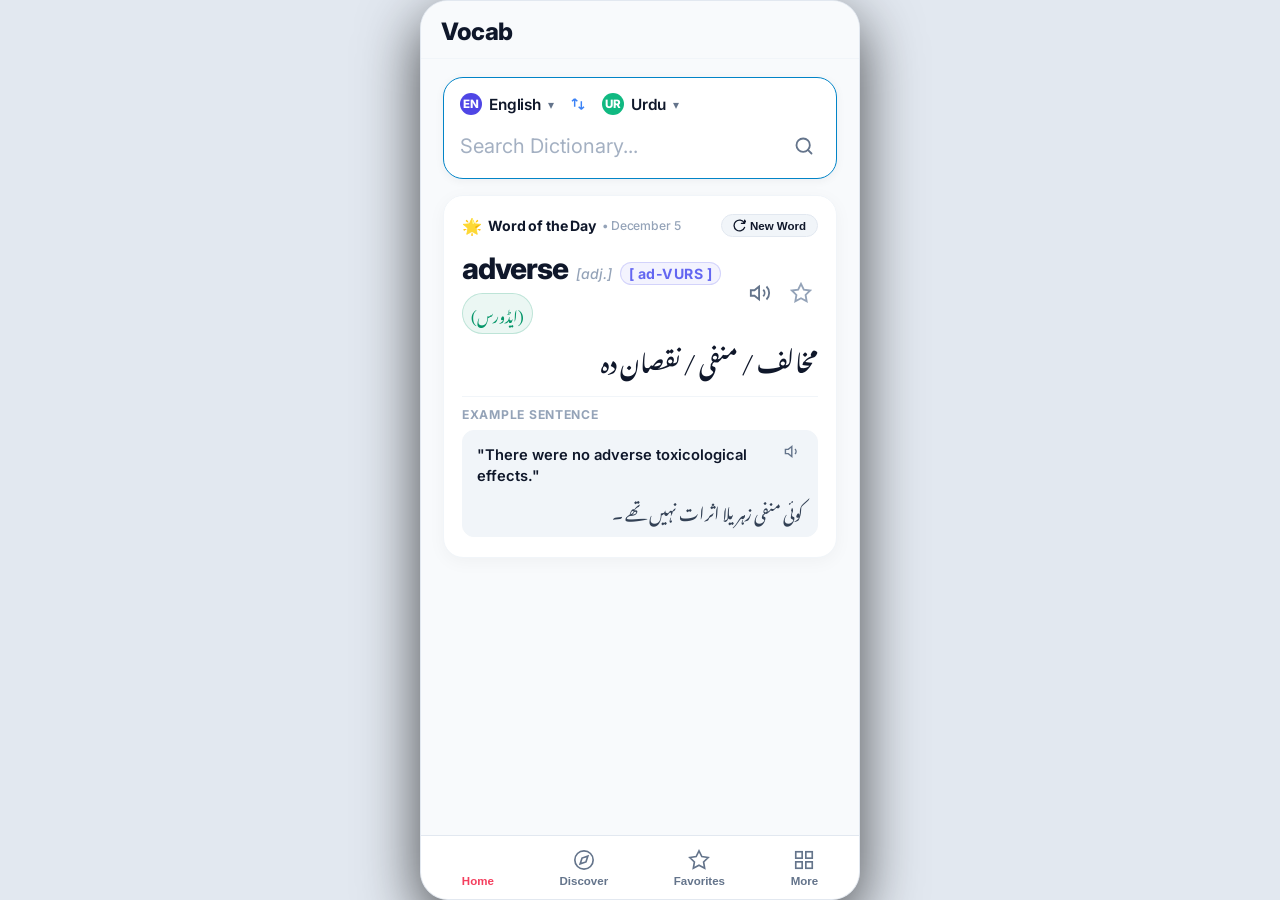
<file: index.html>
<!DOCTYPE html>
<html lang="en" data-theme="dark">
<head>
  <meta charset="UTF-8">
  <meta name="viewport" content="width=device-width, initial-scale=1.0, maximum-scale=1.0, user-scalable=no">
  <meta http-equiv="Cache-Control" content="no-cache, no-store, must-revalidate">
  <meta http-equiv="Pragma" content="no-cache">
  <meta http-equiv="Expires" content="0">
  <meta name="theme-color" content="#121316">
  <meta name="description" content="English Urdu Vocabulary & Dictionary">
  <link rel="manifest" href="./manifest.json">
  <title>Vocab — English Urdu Dictionary</title>
  <link rel="preconnect" href="https://fonts.googleapis.com">
  <link rel="preconnect" href="https://fonts.gstatic.com" crossorigin>
  <link href="https://fonts.googleapis.com/css2?family=Inter:wght@400;500;600;700;800;900&family=Noto+Nastaliq+Urdu:wght@400;600;700&display=swap" rel="stylesheet">
  <link rel="stylesheet" href="./css/styles.css">
  <script>
    (function() {
      try {
        var saved = localStorage.getItem('vocab_theme_v5');
        var theme = saved || (window.matchMedia && window.matchMedia('(prefers-color-scheme: light)').matches ? 'light' : 'dark');
        document.documentElement.setAttribute('data-theme', theme);
      } catch(e) {
        document.documentElement.setAttribute('data-theme', 'dark');
      }
    })();
  </script>
</head>
<body>

  <!-- App Splash Screen (Shown on Launch) -->
  <div id="app-splash-screen" class="splash-screen">
    <div class="splash-content">
      <div class="splash-logo-mark">
        <span class="splash-letter">V</span>
      </div>
      <h1 class="splash-title">Vocab</h1>
      <p class="splash-tagline">English • Urdu Dictionary</p>
      <div class="splash-loader">
        <span class="splash-dot"></span>
        <span class="splash-dot"></span>
        <span class="splash-dot"></span>
      </div>
    </div>
  </div>

  <!-- App Wrapper -->
  <main class="app-wrapper">
    
    <!-- Top Action Header -->
    <header class="app-header" id="app-top-header">
      <div class="header-brand-wrap">
        <h1 class="brand-title">Vocab</h1>
      </div>
    </header>

    <!-- Scrollable Content Body -->
    <div class="app-body">
      
      <!-- 1. HOME TAB (Dictionary Entry Trigger) -->
      <section class="tab-view active" id="home-tab">
        <div style="margin-top: 4px;">
          
          <!-- Unified Dictionary Search Trigger Card -->
          <div class="udict-search-card" id="dict-search-wrap">
            <!-- Language Selection Row inside Card -->
            <div class="udict-lang-row">
              <div class="udict-lang-chip" id="lang-from-chip">
                <span class="udict-lang-circle en">en</span>
                <span class="udict-lang-text">English</span>
                <span class="udict-lang-caret">▾</span>
              </div>

              <button class="udict-swap-btn" id="lang-swap-btn" title="Swap languages">
                <svg xmlns="http://www.w3.org/2000/svg" width="16" height="16" viewBox="0 0 24 24" fill="none" stroke="currentColor" stroke-width="2.2"><path d="M7 16V4M7 4L3 8M7 4L11 8M17 8V20M17 20L21 16M17 20L13 16"/></svg>
              </button>

              <div class="udict-lang-chip" id="lang-to-chip">
                <span class="udict-lang-circle ur">ur</span>
                <span class="udict-lang-text">Urdu</span>
                <span class="udict-lang-caret">▾</span>
              </div>
            </div>

            <!-- Input and Action Buttons Row -->
            <div class="udict-input-row" id="home-search-trigger" style="cursor: pointer;">
              <input type="text" class="udict-main-search-input" id="dict-search-input" placeholder="Search Dictionary...">
              <div class="udict-input-actions">
                <span class="udict-action-icon-btn" title="Search" style="color: var(--text-muted); cursor: pointer;">
                  <svg xmlns="http://www.w3.org/2000/svg" width="20" height="20" viewBox="0 0 24 24" fill="none" stroke="currentColor" stroke-width="2.2" stroke-linecap="round" stroke-linejoin="round"><circle cx="11" cy="11" r="8"></circle><line x1="21" y1="21" x2="16.65" y2="16.65"></line></svg>
                </span>
              </div>
            </div>

            <!-- Live Autocomplete Suggestions Dropdown -->
            <div class="dict-autocomplete-dropdown" id="dict-autocomplete-dropdown" style="display: none;"></div>
          </div>

          <!-- Search Results Container (Shown when searching) -->
          <div id="dictionary-container" style="display: none;">
            <!-- Populated by app.js -->
          </div>

          <!-- Word of the Day Card Container (Shown on Home screen) -->
          <div id="today-container" style="display: block;">
            <!-- Populated by app.js -->
          </div>
        </div>
      </section>

      <!-- DEDICATED SEARCH SCREEN (Opens when clicking Dictionary text box) -->
      <div id="dedicated-search-screen" class="search-screen-overlay" style="display: none;">
        <!-- Top bar with Back Arrow and Language Selector (matching screenshot) -->
        <div class="search-screen-topbar">
          <button class="search-screen-back-btn" id="search-screen-back-btn" title="Back to Home">
            <svg xmlns="http://www.w3.org/2000/svg" width="22" height="22" viewBox="0 0 24 24" fill="none" stroke="currentColor" stroke-width="2.2" stroke-linecap="round" stroke-linejoin="round"><path d="M19 12H5M12 19l-7-7 7-7"/></svg>
          </button>

          <div class="search-screen-lang-picker">
            <span class="search-lang-label" id="search-lang-from">English ▾</span>
            <button class="search-lang-swap-btn" id="search-screen-lang-swap" title="Swap languages">
              <svg xmlns="http://www.w3.org/2000/svg" width="16" height="16" viewBox="0 0 24 24" fill="none" stroke="currentColor" stroke-width="2.2"><path d="M7 16V4M7 4L3 8M7 4L11 8M17 8V20M17 20L21 16M17 20L13 16"/></svg>
            </button>
            <span class="search-lang-label" id="search-lang-to">Urdu ▾</span>
          </div>
          <div style="width: 32px;"></div>
        </div>

        <!-- Input Box Row (matching screenshot) -->
        <div class="search-screen-input-row">
          <form id="active-search-form" class="search-screen-input-card" action="javascript:void(0);">
            <input type="text" id="active-search-input" class="search-screen-input" placeholder="Enter Words or Sentences" autocomplete="off" spellcheck="false" enterkeyhint="search">
            <button type="button" id="active-search-clear-btn" class="search-screen-clear-btn" style="display: none;" title="Clear search">✕</button>
            <button type="submit" id="active-search-submit-btn" class="search-screen-submit-btn" title="Search">
              <svg xmlns="http://www.w3.org/2000/svg" width="18" height="18" viewBox="0 0 24 24" fill="none" stroke="currentColor" stroke-width="2.2" stroke-linecap="round" stroke-linejoin="round"><circle cx="11" cy="11" r="8"></circle><line x1="21" y1="21" x2="16.65" y2="16.65"></line></svg>
            </button>
          </form>
        </div>

        <div class="search-screen-body">
          <!-- 1. Recent Searches Box (Shown when input is empty) -->
          <div id="recent-searches-container" class="recent-searches-box">
            <!-- Populated by app.js -->
          </div>

          <!-- 2. Live Autocomplete Box (Shown when typing) -->
          <div id="search-autocomplete-box" class="search-autocomplete-box" style="display: none;">
            <!-- Populated by app.js -->
          </div>

          <!-- 3. Word Details Result (Shown when word is selected/searched) -->
          <div id="search-result-box" class="search-result-box" style="display: none;">
            <!-- Populated by app.js -->
          </div>
        </div>
      </div>

      <!-- 2. DISCOVER TAB (Words List with Urdu Meanings) -->
      <section class="tab-view" id="discover-tab">
        <div class="discover-pull-indicator" id="discover-pull-indicator">
          <div class="discover-pull-spinner">
            <svg class="discover-pull-icon" xmlns="http://www.w3.org/2000/svg" width="18" height="18" viewBox="0 0 24 24" fill="none" stroke="currentColor" stroke-width="2.5" stroke-linecap="round" stroke-linejoin="round">
              <path d="M21.5 2v6h-6M21.34 15.57a10 10 0 1 1-.57-8.38l5.67-5.67"/>
            </svg>
          </div>
          <span class="discover-pull-text" id="discover-pull-text">Pull down to refresh</span>
        </div>
        <div style="margin-top: 4px;" id="discover-container">
          <!-- Populated by app.js -->
        </div>
      </section>

      <!-- 3. FAVORITES TAB (Dedicated Saved Words List) -->
      <section class="tab-view" id="favorites-tab">
        <div style="margin-top: 4px;" id="favorites-container">
          <!-- Populated by app.js -->
        </div>
      </section>

      <!-- 4. MORE TAB (Hub: Grammar Check, Settings, AI Key, etc.) -->
      <section class="tab-view" id="more-tab">
        <div style="margin-top: 4px;" id="more-container">
          <!-- Populated by app.js -->
        </div>
      </section>

    </div>

    <!-- Bottom Navigation Bar: 1. Home, 2. Discover, 3. Favorites, 4. More -->
    <nav class="bottom-bar">
      <button class="bottom-tab-btn active" data-tab="home">
        <svg xmlns="http://www.w3.org/2000/svg" viewBox="0 0 24 24" fill="none" stroke="currentColor" stroke-width="2"><path d="M3 9l9-7 9 7v11a2 2 0 0 1-2 2H5a2 2 0 0 1-2-2z"></path><polyline points="9 22 9 12 15 12 15 22"></polyline></svg>
        <span>Home</span>
      </button>

      <button class="bottom-tab-btn" data-tab="discover">
        <svg xmlns="http://www.w3.org/2000/svg" viewBox="0 0 24 24" fill="none" stroke="currentColor" stroke-width="2"><circle cx="12" cy="12" r="10"></circle><polygon points="16.24 7.76 14.12 14.12 7.76 16.24 9.88 9.88 16.24 7.76"></polygon></svg>
        <span>Discover</span>
      </button>

      <button class="bottom-tab-btn" data-tab="favorites">
        <svg xmlns="http://www.w3.org/2000/svg" viewBox="0 0 24 24" fill="none" stroke="currentColor" stroke-width="2"><polygon points="12 2 15.09 8.26 22 9.27 17 14.14 18.18 21.02 12 17.77 5.82 21.02 7 14.14 2 9.27 8.91 8.26 12 2"></polygon></svg>
        <span>Favorites</span>
      </button>

      <button class="bottom-tab-btn" data-tab="more">
        <svg xmlns="http://www.w3.org/2000/svg" viewBox="0 0 24 24" fill="none" stroke="currentColor" stroke-width="2"><rect x="3" y="3" width="7" height="7"></rect><rect x="14" y="3" width="7" height="7"></rect><rect x="14" y="14" width="7" height="7"></rect><rect x="3" y="14" width="7" height="7"></rect></svg>
        <span>More</span>
      </button>
    </nav>
 
    <!-- Gemini AI Settings Modal -->
    <div class="word-modal-backdrop" id="ai-key-modal" style="display: none;">
      <div class="word-modal-content" style="padding: 24px 20px;">
        <div style="display: flex; justify-content: space-between; align-items: center; margin-bottom: 16px;">
          <div style="display: flex; align-items: center; gap: 8px;">
            <span style="font-size: 1.25rem;">✨</span>
            <span style="font-size: 1.05rem; font-weight: 700; color: var(--text-title);">Google Gemini AI</span>
          </div>
          <button id="close-ai-modal-btn" style="background: none; border: none; font-size: 1.2rem; cursor: pointer; color: var(--text-muted); padding: 4px;">✕</button>
        </div>

        <p style="font-size: 0.85rem; color: var(--text-muted); line-height: 1.5; margin-bottom: 14px;">
          Connect your free Google Gemini API key to unlock natural Urdu translations, colloquial context, and authentic <em>Instead of / Use this</em> pairs for any word in the world.
        </p>

        <div class="modal-info-box" style="background: var(--bg-search); border: 0.5px solid var(--divider); border-radius: 12px; padding: 12px 14px; margin-bottom: 18px; font-size: 0.82rem; color: var(--text-body); line-height: 1.6;">
          <strong style="color: var(--text-title);">Get a free key in 30 seconds:</strong>
          <ol style="margin-top: 6px; padding-left: 18px;">
            <li>Go to <a href="https://aistudio.google.com/app/apikey" target="_blank" style="color: var(--accent-blue); text-decoration: underline; font-weight: 600;">aistudio.google.com</a></li>
            <li>Click <strong>"Create API Key"</strong> (Free tier: 1,500 words/day free)</li>
            <li>Paste the key below:</li>
          </ol>
        </div>

        <div style="margin-bottom: 16px;">
          <label for="ai-key-input" style="display: block; font-size: 0.76rem; font-weight: 700; color: var(--text-faint); margin-bottom: 6px; text-transform: uppercase; letter-spacing: 0.04em;">Gemini API Key</label>
          <input type="password" id="ai-key-input" class="search-minimal-input" placeholder="AIzaSy..." style="border: 1px solid var(--divider); width: 100%; font-family: monospace; font-size: 0.88rem; padding: 11px 14px; border-radius: 10px; background: var(--bg-search); color: var(--text-title);">
        </div>

        <div style="display: flex; gap: 10px;">
          <button id="save-ai-key-btn" class="notes-text-btn" style="flex: 2; justify-content: center; background: var(--text-title); color: var(--bg-app); border-radius: 12px; padding: 12px; font-weight: 700; font-size: 0.9rem;">
            Save & Verify AI ✨
          </button>
          <button id="remove-ai-key-btn" class="notes-text-btn" style="flex: 1; justify-content: center; border: 1px solid var(--divider); background: var(--bg-card); color: var(--text-body); border-radius: 12px; padding: 12px; font-size: 0.82rem;">
            Clear
          </button>
        </div>
        <div id="ai-test-feedback" style="display: none; margin-top: 12px; padding: 10px 14px; border-radius: 10px; font-size: 0.82rem; line-height: 1.4;"></div>
        <p style="font-size: 0.74rem; color: var(--text-faint); text-align: center; margin-top: 14px; line-height: 1.4;">
          Your key is saved locally in your browser storage. Without a key, the app automatically falls back to free public dictionary APIs.
        </p>
      </div>
    </div>

    <!-- Global Word Details Modal (Used across Favorites, Discover, etc.) -->
    <div class="word-modal-backdrop" id="word-detail-modal" style="display: none;">
      <div class="word-modal-content" id="word-detail-modal-body" style="padding: 20px 18px 32px 18px;"></div>
    </div>

    <!-- Interactive Report Problems Modal (From Competitor Spec Video 12) -->
    <div class="word-modal-backdrop" id="report-problem-modal" style="display: none; z-index: 90;">
      <div class="report-problem-sheet" id="report-problem-sheet">
        <div class="report-header">
          <h3 class="report-title">Report Problems</h3>
          <button type="button" class="report-close-btn" id="close-report-modal-btn" aria-label="Close">✕</button>
        </div>
        <div class="report-word-sub" id="report-target-word-display">Problem with: <strong>word</strong></div>

        <form id="report-problem-form" class="report-form" onsubmit="event.preventDefault();">
          <div class="report-options-group">
            <label class="report-option-label">
              <input type="radio" name="report_reason" value="Wrong definition or translation" checked>
              <span class="report-radio-custom"></span>
              <span class="report-option-text">Wrong definition or translation</span>
            </label>
            <label class="report-option-label">
              <input type="radio" name="report_reason" value="Bad example sentences">
              <span class="report-radio-custom"></span>
              <span class="report-option-text">Bad example sentences</span>
            </label>
            <label class="report-option-label">
              <input type="radio" name="report_reason" value="Report other issues">
              <span class="report-radio-custom"></span>
              <span class="report-option-text">Report other issues</span>
            </label>
          </div>

          <div class="report-input-wrapper">
            <textarea id="report-comment-input" class="report-textarea" placeholder="Optional" rows="3"></textarea>
          </div>

          <button type="button" id="submit-report-btn" class="report-submit-btn">Report</button>
        </form>
      </div>
    </div>

    <!-- Dedicated Full Modal for More Sentences (Bilingual & Sample Sentences) -->
    <div class="word-modal-backdrop more-sentences-backdrop" id="more-sentences-modal" style="display: none; z-index: 90;">
      <div class="more-sentences-view">
        <div class="more-sentences-topbar">
          <button type="button" class="more-back-btn" id="close-more-sentences-btn" aria-label="Back">
            <svg xmlns="http://www.w3.org/2000/svg" width="22" height="22" viewBox="0 0 24 24" fill="none" stroke="currentColor" stroke-width="2.2" stroke-linecap="round" stroke-linejoin="round"><line x1="19" y1="12" x2="5" y2="12"></line><polyline points="12 19 5 12 12 5"></polyline></svg>
          </button>
          <h2 class="more-sentences-title" id="more-sentences-title">Sample Sentences</h2>
          <div style="width: 24px;"></div>
        </div>

        <div id="more-sentences-filter-bar" class="more-filter-bar" style="display: none;">
          <!-- Filter chips dynamically injected here -->
        </div>

        <div class="more-sentences-scroll" id="more-sentences-list">
          <!-- Rendered sentence items -->
        </div>
      </div>
    </div>

    <!-- Dedicated Pop-up Card for Sentence Translation (On Tap) -->
    <div class="word-modal-backdrop" id="sentence-trans-modal" style="display: none; z-index: 95;">
      <div class="sentence-trans-card">
        <div class="sentence-trans-header">
          <div class="sentence-trans-title-wrap">
            <span class="sentence-trans-badge" id="sentence-trans-badge">Translation</span>
            <h3 class="sentence-trans-title" id="sentence-trans-title">Sentence Meaning</h3>
          </div>
          <button type="button" class="sentence-trans-close-btn" id="close-sentence-trans-btn" aria-label="Close">
            <svg xmlns="http://www.w3.org/2000/svg" width="18" height="18" viewBox="0 0 24 24" fill="none" stroke="currentColor" stroke-width="2.2" stroke-linecap="round" stroke-linejoin="round"><line x1="18" y1="6" x2="6" y2="18"></line><line x1="6" y1="6" x2="18" y2="18"></line></svg>
          </button>
        </div>
        <div class="sentence-trans-body">
          <div class="sentence-trans-block en-block">
            <div class="sentence-trans-label" id="sentence-trans-en-label">English Sentence</div>
            <div class="sentence-trans-en-text" id="sentence-trans-en-text"></div>
          </div>
          <div class="sentence-trans-divider"></div>
          <div class="sentence-trans-block ur-block">
            <div class="sentence-trans-label urdu-label">اردو ترجمہ</div>
            <div id="sentence-trans-ur-loading" class="sentence-trans-loading" style="display: none;">
              <div class="apple-spinner"></div>
              <span>مستند اردو ترجمہ لوڈ ہو رہا ہے...</span>
            </div>
            <div class="sentence-trans-ur-text urdu-text" id="sentence-trans-ur-text"></div>
          </div>
        </div>
      </div>
    </div>

  </main>

  <!-- Service Worker Registration for PWA Installation -->
  <script>
    if ('serviceWorker' in navigator) {
      window.addEventListener('load', () => {
        navigator.serviceWorker.register('./sw.js').catch(err => {
          console.warn('ServiceWorker registration error:', err);
        });
      });
    }
  </script>

  <!-- Dynamic Anti-Cache Script Loader -->
  <script>
    (function() {
      const script = document.createElement('script');
      script.src = './js/app.js?t=' + Date.now();
      document.body.appendChild(script);
    })();
  </script>
</body>
</html>
</file>
<file: css/styles.css>
/* ==========================================================
   VOCAB — AUTHENTIC U-DICTIONARY MATTE DARK DESIGN SYSTEM
   Inspired by U-Dictionary (Matte Charcoal, Coral Red, Cyan Blue)
   ========================================================== */

@import url('https://fonts.googleapis.com/css2?family=Inter:wght@400;500;600;700;800;900&family=Noto+Nastaliq+Urdu:wght@400;600;700&display=swap');

:root,
[data-theme="light"] {
  /* Crisp Minimalist Light Palette (Notion / Linear / Clean Modern iOS) */
  --bg-app: #f8fafc;
  --bg-canvas: #f1f5f9;
  --bg-card: #ffffff;
  --bg-outer: #e2e8f0;
  --bg-search: #f1f5f9;
  --bg-chip: #f1f5f9;
  --bg-sentence: #f8fafc;
  --bg-bottom-bar: #ffffff;
  --app-bezel: #cbd5e1;
  --card-shadow: 0 2px 10px rgba(15, 23, 42, 0.05);
  
  /* Typography Colors */
  --text-title: #0f172a;
  --text-body: #334155;
  --text-muted: #64748b;
  --text-faint: #94a3b8;
  --text-date: #94a3b8;
  
  /* Accents */
  --accent-red: #f43f5e;
  --accent-heart: #f43f5e;
  --accent-blue: #0284c7;
  --accent-cyan: #0284c7;
  --accent-apple-gold: #d97706;
  --divider: #e2e8f0;
  --divider-hairline: #f1f5f9;

  /* Fonts */
  --font-main: 'Inter', -apple-system, BlinkMacSystemFont, "Segoe UI", Roboto, sans-serif;
  --font-urdu: 'Noto Nastaliq Urdu', 'Amiri', serif;
}

[data-theme="dark"] {
  /* Matte Obsidian Dark Palette (Linear / Raycast / Modern Dark) */
  --bg-app: #0f1117;
  --bg-canvas: #090a0f;
  --bg-card: #161922;
  --bg-outer: #07080b;
  --bg-search: #1b1e2a;
  --bg-chip: #1e2230;
  --bg-sentence: #141720;
  --bg-bottom-bar: #0f1117;
  --app-bezel: #202533;
  --card-shadow: 0 4px 20px rgba(0, 0, 0, 0.4);
  
  /* Typography Colors */
  --text-title: #f8fafc;
  --text-body: #cbd5e1;
  --text-muted: #94a3b8;
  --text-faint: #64748b;
  --text-date: #64748b;
  
  /* Accents */
  --accent-red: #f43f5e;
  --accent-heart: #f43f5e;
  --accent-blue: #38bdf8;
  --accent-cyan: #38bdf8;
  --accent-apple-gold: #eab308;
  --divider: #232838;
  --divider-hairline: #1c202e;
}

* {
  box-sizing: border-box;
  margin: 0;
  padding: 0;
  -webkit-tap-highlight-color: transparent;
}

body {
  font-family: var(--font-main);
  background-color: var(--bg-outer);
  color: var(--text-body);
  display: flex;
  justify-content: center;
  align-items: center;
  min-height: 100vh;
  margin: 0;
  -webkit-font-smoothing: antialiased;
  -moz-osx-font-smoothing: grayscale;
}

/* Enable Mobile Text Selection & Long-Press Copy */
body, .app-wrapper, .app-body, .tab-view, .udict-card, .word-modal-content,
.udict-main-word, .udict-urdu-giant, .udict-phonetic, .udict-sentence-en,
.udict-sentence-ur, .udict-phrase-text, .udict-syn-word-link, .udict-wiki-text,
.udict-cobuild-def-item, .discover-word-text, .discover-row-right, .fav-word-text,
.fav-urdu-text, .report-modal-content, p, span, h1, h2, h3, h4 {
  -webkit-user-select: text;
  user-select: text;
  -webkit-touch-callout: default;
}

/* Keep interactive controls non-selectable for clean native app feel */
button, .bottom-bar, .bottom-tab-btn, .top-header, .search-btn,
.udict-accent-speaker-btn, .udict-tab-chip, .discover-pill-btn, .discover-pull-indicator,
.fav-trash-btn, .udict-sentence-num, .udict-sentence-tap-hint,
.udict-phrase-tap-hint, .udict-syn-badge, .udict-ant-badge, .discover-band-badge,
.more-item-chevron, .modal-close-btn, .close-modal-action, .star-fav-btn {
  -webkit-user-select: none;
  user-select: none;
  -webkit-touch-callout: none;
}

/* Urdu Calligraphy */
.urdu-text {
  font-family: var(--font-urdu);
  direction: rtl;
  text-align: right;
  line-height: 2.3;
}

/* ==========================================================
   APP SHELL (Clean Smartphone Device Frame on Desktop, Native Edge-to-Edge on Mobile)
   ========================================================== */
.app-wrapper {
  width: 100%;
  max-width: 440px;
  height: 100vh;
  max-height: 900px;
  background: var(--bg-app);
  display: flex;
  flex-direction: column;
  position: relative;
  overflow: hidden;
  box-shadow: 0 20px 60px rgba(0, 0, 0, 0.7);
  border-radius: 28px;
  border: 1px solid var(--divider);
}

@media (max-width: 480px) {
  .app-wrapper {
    max-width: 100%;
    height: 100vh;
    max-height: 100vh;
    border-radius: 0;
    border: none;
    box-shadow: none;
  }
}

/* ==========================================================
   TOP ACTION HEADER (U-Dictionary Style)
   ========================================================== */
.app-header {
  padding: 16px 20px 12px 20px;
  background: var(--bg-app);
  display: flex;
  align-items: center;
  justify-content: space-between;
  z-index: 10;
  border-bottom: 1px solid var(--divider-hairline);
}

.header-brand-wrap {
  display: flex;
  align-items: center;
  gap: 8px;
}

.brand-title {
  font-size: 1.5rem;
  font-weight: 800;
  letter-spacing: -0.02em;
  color: var(--text-title);
  font-family: var(--font-main);
}

.header-actions {
  display: flex;
  align-items: center;
  gap: 8px;
}

.theme-toggle-btn {
  background: var(--bg-card);
  border: 1px solid var(--divider);
  color: var(--text-title);
  cursor: pointer;
  width: 36px;
  height: 36px;
  border-radius: 10px;
  display: flex;
  align-items: center;
  justify-content: center;
  box-shadow: var(--card-shadow);
  transition: all 0.18s ease;
}

.theme-toggle-btn:hover {
  background: var(--bg-chip);
  transform: scale(1.06);
}

.theme-toggle-btn:active {
  transform: scale(0.95);
}

.header-icon-btn {
  background: none;
  border: none;
  color: var(--text-muted);
  cursor: pointer;
  padding: 4px;
  display: flex;
  align-items: center;
  justify-content: center;
}

.ai-badge-btn {
  background: #f4f4f5;
  border: 1px solid #e4e4e7;
  border-radius: 20px;
  padding: 3px 10px;
  font-size: 0.72rem;
  font-weight: 600;
  cursor: pointer;
  display: flex;
  align-items: center;
  gap: 4px;
  color: var(--text-muted);
  transition: all 0.15s ease;
}

/* ==========================================================
   SCROLLABLE CONTENT BODY
   ========================================================== */
.app-body {
  flex: 1;
  overflow-y: auto;
  padding: 14px 22px 76px 22px;
  scroll-behavior: smooth;
  background: var(--bg-app);
}

.app-body::-webkit-scrollbar {
  width: 0px;
  display: none;
}

/* Tab Views */
.tab-view {
  display: none;
}
.tab-view.active {
  display: block;
  animation: appleFadeIn 0.2s ease-out;
}

@keyframes appleFadeIn {
  from { opacity: 0; transform: translateY(3px); }
  to { opacity: 1; transform: translateY(0); }
}

/* ==========================================================
   WORD OF THE DAY CARD (Home Screen Editorial Card)
   ========================================================== */
.word-of-day-card {
  background: var(--bg-card);
  border: 1px solid var(--divider-hairline);
  border-radius: 20px;
  padding: 18px 18px 20px 18px;
  margin-top: 16px;
  box-shadow: 0 4px 18px rgba(0, 0, 0, 0.04);
  animation: appleFadeIn 0.25s ease-out;
}

[data-theme="dark"] .word-of-day-card {
  background: #171922;
  border-color: rgba(255, 255, 255, 0.07);
  box-shadow: 0 4px 20px rgba(0, 0, 0, 0.28);
}

.notes-timestamp-row {
  display: flex;
  align-items: center;
  justify-content: space-between;
  font-size: 0.76rem;
  color: var(--text-date);
  font-weight: 500;
  margin-bottom: 14px;
  letter-spacing: -0.01em;
}

.refresh-pill-btn {
  background: var(--bg-search);
  border: 0.5px solid var(--divider);
  color: var(--text-title);
  border-radius: 9999px;
  padding: 4px 11px;
  font-size: 0.72rem;
  font-weight: 600;
  cursor: pointer;
  display: flex;
  align-items: center;
  gap: 4px;
  transition: all 0.15s ease;
}

.refresh-pill-btn:hover, .refresh-pill-btn:active {
  background: #e2e2e5;
  color: var(--text-title);
}

.refresh-pill-btn.spin-anim svg {
  transform: rotate(360deg);
  transition: transform 0.4s ease;
}

/* ==========================================================
   WORD HERO SECTION (Pure Editorial Note)
   ========================================================== */
.word-hero {
  margin-bottom: 16px;
}

.word-hero-row {
  display: flex;
  align-items: center;
  justify-content: space-between;
  gap: 12px;
}

.word-title-wrap {
  display: flex;
  align-items: baseline;
  gap: 8px;
}

.word-main-title {
  font-size: 2.1rem;
  font-weight: 800;
  color: var(--text-title);
  letter-spacing: -0.035em;
  line-height: 1.15;
}

.word-pos-tag {
  font-size: 0.88rem;
  font-weight: 500;
  color: var(--text-faint);
  font-style: italic;
}

.speaker-btn {
  background: none;
  border: none;
  color: var(--text-muted);
  cursor: pointer;
  padding: 5px;
  border-radius: 50%;
  display: flex;
  align-items: center;
  justify-content: center;
  transition: transform 0.15s, color 0.15s;
}

.speaker-btn:hover {
  transform: scale(1.08);
  color: var(--text-title);
}

.speaker-btn.playing {
  color: var(--accent-apple-gold);
  animation: pulseApple 0.8s infinite alternate;
}

@keyframes pulseApple {
  0% { transform: scale(1); }
  100% { transform: scale(1.15); }
}

.heart-fav-btn {
  background: none;
  border: none;
  cursor: pointer;
  padding: 5px;
  display: flex;
  align-items: center;
  justify-content: center;
  color: var(--text-faint);
  transition: transform 0.15s, color 0.15s;
}

.heart-fav-btn.active {
  color: var(--accent-heart);
}

.heart-fav-btn:hover {
  transform: scale(1.1);
}

.star-fav-btn {
  background: none;
  border: none;
  cursor: pointer;
  padding: 6px;
  display: flex;
  align-items: center;
  justify-content: center;
  color: var(--text-faint);
  border-radius: 50%;
  position: relative;
  transition: transform 0.2s cubic-bezier(0.175, 0.885, 0.32, 1.275), color 0.2s ease;
  user-select: none;
  -webkit-tap-highlight-color: transparent;
}

.star-fav-btn:hover {
  transform: scale(1.18);
}

.star-fav-btn:active {
  transform: scale(0.85);
}

.star-fav-btn svg {
  transition: fill 0.25s ease, stroke 0.25s ease, filter 0.25s ease;
}

.star-fav-btn.active svg {
  fill: #f59e0b !important;
  stroke: #f59e0b !important;
  filter: drop-shadow(0 0 6px rgba(245, 158, 11, 0.45));
}

.star-fav-btn.star-pop-anim {
  animation: starPopBounce 0.45s cubic-bezier(0.175, 0.885, 0.32, 1.275) forwards;
}

.star-fav-btn.star-unpop-anim {
  animation: starUnpopBounce 0.3s ease-out forwards;
}

@keyframes starPopBounce {
  0% {
    transform: scale(1);
  }
  30% {
    transform: scale(0.65) rotate(-15deg);
  }
  65% {
    transform: scale(1.38) rotate(12deg);
  }
  85% {
    transform: scale(0.92) rotate(-4deg);
  }
  100% {
    transform: scale(1) rotate(0deg);
  }
}

@keyframes starUnpopBounce {
  0% {
    transform: scale(1);
  }
  40% {
    transform: scale(0.75);
  }
  100% {
    transform: scale(1);
  }
}

/* Urdu Title Section */
.urdu-hero-text {
  font-size: 2rem;
  font-weight: 600;
  color: var(--text-title);
  margin: 6px 0 16px 0;
  line-height: 2.3;
}

/* ==========================================================
   AUTHENTIC TWO-COLUMN "Instead of ... Use this" JOURNAL TABLE
   (Exact replication of user's Apple Notes screenshot)
   ========================================================== */
.comparison-container {
  display: grid;
  grid-template-columns: 1fr 1fr;
  column-gap: 24px;
  row-gap: 8px;
  margin: 16px 0 22px 0;
  padding: 0;
}

.comparison-header {
  font-style: italic;
  font-size: 0.96rem;
  font-weight: 500;
  color: var(--text-muted);
  margin-bottom: 8px;
  padding-bottom: 4px;
  border-bottom: 0.5px solid var(--divider);
}

.comparison-container > div:last-child .comparison-header {
  color: var(--text-title);
  font-weight: 600;
}

.comparison-list {
  list-style: none;
  display: flex;
  flex-direction: column;
  gap: 7px;
}

.comparison-item {
  font-size: 0.94rem;
  line-height: 1.5;
  letter-spacing: -0.01em;
}

.comparison-item.old-word {
  color: var(--text-muted);
  font-weight: 400;
}

.comparison-item.new-word {
  font-weight: 600;
  color: var(--text-title);
}

/* Editorial Sections (Context & Sentences) */
.editorial-section {
  margin-bottom: 20px;
  padding-top: 14px;
  border-top: 0.5px solid var(--divider-hairline);
}

.editorial-section-title {
  font-size: 0.76rem;
  font-weight: 700;
  color: var(--text-date);
  text-transform: uppercase;
  letter-spacing: 0.06em;
  margin-bottom: 6px;
}

.editorial-body-text {
  font-size: 0.9rem;
  color: var(--text-body);
  line-height: 1.6;
}

/* Sentence Block */
.sentence-block {
  margin-top: 4px;
  padding: 10px 14px;
  background: var(--bg-sentence);
  border-left: 2.5px solid var(--accent-apple-gold);
  border-radius: 0 10px 10px 0;
}

.sentence-en-text {
  font-size: 0.98rem;
  font-weight: 600;
  color: var(--text-title);
  line-height: 1.45;
  margin-bottom: 4px;
}

.sentence-ur-text {
  font-size: 1.25rem;
  color: var(--text-title);
  line-height: 2.2;
}

/* ==========================================================
   DICTIONARY (Apple Notes Search & Pure Note Results)
   ========================================================== */
.search-bar-wrap {
  position: relative;
  display: flex;
  align-items: center;
  margin-bottom: 16px;
}

.search-minimal-input {
  width: 100%;
  padding: 11px 42px 11px 16px;
  background: var(--bg-search);
  border: none;
  border-radius: 12px;
  font-size: 0.92rem;
  font-family: inherit;
  color: var(--text-title);
  outline: none;
  transition: background 0.15s ease, box-shadow 0.15s ease;
}

.search-minimal-input::placeholder {
  color: var(--text-faint);
  font-weight: 400;
}

.search-minimal-input:focus {
  background: var(--bg-card);
  box-shadow: 0 0 0 1.5px var(--accent-apple-gold);
}

.search-action-btn {
  position: absolute;
  right: 10px;
  background: none;
  border: none;
  color: var(--text-muted);
  cursor: pointer;
  padding: 4px;
  display: flex;
  align-items: center;
  justify-content: center;
}

.search-action-btn:hover {
  color: var(--text-title);
}

/* Suggestion Chips */
.dict-chips-scroll {
  display: flex;
  flex-wrap: wrap;
  gap: 7px;
  margin-bottom: 16px;
}

.dict-suggest-chip {
  background: var(--bg-chip);
  border: 0.5px solid var(--divider);
  border-radius: 20px;
  padding: 6px 13px;
  font-size: 0.8rem;
  font-weight: 600;
  color: var(--text-title);
  cursor: pointer;
  display: inline-flex;
  align-items: center;
  gap: 5px;
  box-shadow: 0 1px 3px rgba(0, 0, 0, 0.05);
  transition: all 0.15s ease;
}

.dict-suggest-chip:hover {
  background: var(--accent-apple-gold);
  color: #1c1c1e !important;
  border-color: var(--accent-apple-gold);
}

.dict-suggest-chip:hover span {
  color: #1c1c1e !important;
}

/* Pure Note Result Card (NO heavy card borders) */
.dict-result-card {
  background: var(--bg-card);
  border: 0.5px solid var(--divider-hairline);
  border-radius: 20px;
  padding: 22px 20px;
  margin-bottom: 18px;
  box-shadow: 0 2px 10px rgba(0, 0, 0, 0.04);
  transition: background-color 0.2s ease, border-color 0.2s ease;
}

/* ==========================================================
   DISCOVER (iOS Notes Index List & Categories)
   ========================================================== */
.discover-filter-bar {
  display: flex;
  gap: 8px;
  overflow-x: auto;
  padding: 6px 2px 14px 2px;
  scrollbar-width: none;
  -webkit-overflow-scrolling: touch;
}
.discover-filter-bar::-webkit-scrollbar {
  display: none;
}
.discover-pill-btn {
  flex-shrink: 0;
  padding: 6px 14px;
  border-radius: 9999px;
  font-size: 0.82rem;
  font-weight: 700;
  background: var(--bg-search);
  border: 1px solid var(--divider-hairline);
  color: var(--text-muted);
  cursor: pointer;
  transition: all 0.18s ease;
  white-space: nowrap;
}
.discover-pill-btn:hover {
  background: var(--card-bg);
  color: var(--text-title);
}
.discover-pill-btn.active {
  background: var(--accent-blue, #6366f1);
  color: #ffffff;
  border-color: var(--accent-blue, #6366f1);
  box-shadow: 0 2px 8px rgba(99, 102, 241, 0.25);
}
.discover-band-badge {
  font-size: 0.72rem;
  font-weight: 700;
  padding: 1px 6px;
  border-radius: 4px;
  background: rgba(99, 102, 241, 0.12);
  color: #6366f1;
  border: 1px solid rgba(99, 102, 241, 0.25);
  margin-left: 2px;
}
[data-theme="dark"] .discover-band-badge {
  background: rgba(129, 140, 248, 0.18);
  color: #a5b4fc;
  border-color: rgba(129, 140, 248, 0.35);
}
.discover-band-badge.tharoor-badge {
  background: rgba(245, 158, 11, 0.12);
  color: #d97706;
  border: 1px solid rgba(245, 158, 11, 0.3);
}
[data-theme="dark"] .discover-band-badge.tharoor-badge {
  background: rgba(251, 191, 36, 0.16);
  color: #fbbf24;
  border-color: rgba(251, 191, 36, 0.35);
}

.discover-list-row {
  display: flex;
  justify-content: space-between;
  align-items: center;
  padding: 13px 4px;
  border-bottom: 0.5px solid var(--divider-hairline);
  cursor: pointer;
  transition: background 0.15s, padding-left 0.15s;
}

.discover-list-row:hover, .discover-list-row:active {
  background: var(--bg-search);
  padding-left: 6px;
}

.discover-row-left {
  display: flex;
  align-items: baseline;
  gap: 6px;
}

.discover-word-text {
  font-size: 1.05rem;
  font-weight: 700;
  color: var(--text-title);
  letter-spacing: -0.015em;
}

.discover-row-right {
  font-size: 1.15rem;
  color: var(--text-body);
}

/* ==========================================================
   DISCOVER PULL-TO-REFRESH INDICATOR (Apple Native Feel)
   ========================================================== */
.discover-pull-indicator {
  display: flex;
  align-items: center;
  justify-content: center;
  gap: 8px;
  height: 0px;
  overflow: hidden;
  opacity: 0;
  transition: height 0.22s cubic-bezier(0.16, 1, 0.3, 1), opacity 0.2s ease;
  color: var(--text-muted);
  font-size: 0.82rem;
  font-weight: 600;
  user-select: none;
  pointer-events: none;
  margin-bottom: 4px;
}

.discover-pull-indicator.pulling {
  transition: none;
}

.discover-pull-indicator.visible {
  opacity: 1;
}

.discover-pull-indicator.refreshing {
  height: 44px;
  opacity: 1;
}

.discover-pull-spinner {
  display: flex;
  align-items: center;
  justify-content: center;
}

.discover-pull-icon {
  color: #0284c7;
  transition: transform 0.2s cubic-bezier(0.16, 1, 0.3, 1);
}

[data-theme="dark"] .discover-pull-icon {
  color: #38bdf8;
}

.discover-pull-indicator.ready .discover-pull-icon {
  transform: rotate(180deg);
}

.discover-pull-indicator.refreshing .discover-pull-icon {
  animation: appleSpin 0.75s linear infinite;
}

@keyframes appleSpin {
  from { transform: rotate(0deg); }
  to { transform: rotate(360deg); }
}

.discover-list-fade-in {
  animation: appleFadeIn 0.25s ease-out;
}

/* ==========================================================
   MODAL BOTTOM SHEET (Apple Notes Detail Card)
   ========================================================== */
.word-modal-backdrop {
  position: absolute;
  top: 0;
  left: 0;
  right: 0;
  bottom: 64px;
  background: rgba(0, 0, 0, 0.35);
  backdrop-filter: blur(5px);
  -webkit-backdrop-filter: blur(5px);
  display: flex;
  align-items: flex-end;
  z-index: 60;
  animation: appleFadeIn 0.2s ease-out;
}

.word-modal-content {
  background: var(--bg-app);
  width: 100%;
  max-height: 85vh;
  border-radius: 28px 28px 0 0;
  padding: 24px 22px;
  overflow-y: auto;
  box-shadow: 0 -12px 40px rgba(0, 0, 0, 0.15);
  animation: appleSlideUp 0.25s cubic-bezier(0.16, 1, 0.3, 1);
}

@keyframes appleSlideUp {
  from { transform: translateY(100%); }
  to { transform: translateY(0); }
}

/* ==========================================================
   MORE TAB (iOS Settings Grouped Cards)
   ========================================================== */
.more-section-title {
  font-size: 0.72rem;
  font-weight: 700;
  color: var(--text-date);
  text-transform: uppercase;
  letter-spacing: 0.06em;
  margin: 16px 6px 7px 6px;
}

.more-group-card {
  background: var(--bg-card);
  border: 0.5px solid var(--divider-hairline);
  border-radius: 16px;
  overflow: hidden;
  box-shadow: 0 1px 4px rgba(0, 0, 0, 0.04);
  margin-bottom: 16px;
  transition: background-color 0.2s ease, border-color 0.2s ease;
}

.more-nav-row {
  display: flex;
  align-items: center;
  justify-content: space-between;
  padding: 13px 16px;
  cursor: pointer;
  background: var(--bg-card);
  border-bottom: 0.5px solid var(--divider-hairline);
  transition: background 0.15s ease;
}

.more-nav-row:last-child {
  border-bottom: none;
}

.more-nav-row:hover, .more-nav-row:active {
  background: var(--bg-search);
}

.more-row-left {
  display: flex;
  align-items: center;
  gap: 12px;
}

.more-icon-box {
  width: 30px;
  height: 30px;
  border-radius: 8px;
  display: flex;
  align-items: center;
  justify-content: center;
  background: var(--bg-search);
  color: var(--text-title);
  flex-shrink: 0;
}

.more-icon-box.heart {
  background: #fef2f2;
  color: var(--accent-heart);
}

.more-icon-box.flash {
  background: #fef8ee;
  color: var(--accent-apple-gold);
}

.more-icon-box.gemini {
  background: #fdf4ff;
  color: #9333ea;
}

.more-icon-box.grammar {
  background: #eef2ff;
  color: #4f46e5;
}

.more-row-title {
  font-size: 0.92rem;
  font-weight: 600;
  color: var(--text-title);
  letter-spacing: -0.01em;
}

.more-row-subtitle {
  font-size: 0.75rem;
  color: var(--text-muted);
  margin-top: 1px;
}

.more-row-right {
  display: flex;
  align-items: center;
  gap: 8px;
  color: var(--text-faint);
  font-size: 0.85rem;
}

.more-count-badge {
  background: var(--bg-search);
  color: var(--text-muted);
  font-size: 0.74rem;
  font-weight: 700;
  padding: 2px 8px;
  border-radius: 12px;
}

.back-to-more-btn {
  background: none;
  border: none;
  color: var(--text-title);
  font-size: 0.88rem;
  font-weight: 700;
  display: flex;
  align-items: center;
  gap: 6px;
  cursor: pointer;
  padding: 0;
  margin-bottom: 14px;
}



.notes-text-btn {
  background: none;
  border: none;
  color: var(--text-muted);
  font-size: 0.86rem;
  font-weight: 600;
  cursor: pointer;
  display: flex;
  align-items: center;
  gap: 6px;
  transition: color 0.15s;
}

.notes-text-btn:hover {
  color: var(--text-title);
}

/* ==========================================================
   BOTTOM NAVIGATION BAR (Apple Notes Toolbar Blur)
   ========================================================== */
.bottom-bar {
  position: absolute;
  bottom: 0;
  left: 0;
  right: 0;
  height: 64px;
  background: var(--bg-bottom-bar);
  border-top: 1px solid var(--divider);
  display: flex;
  justify-content: space-around;
  align-items: center;
  z-index: 99999;
  padding: 0 8px;
  backdrop-filter: blur(12px);
  -webkit-backdrop-filter: blur(12px);
}

.bottom-tab-btn {
  background: none;
  border: none;
  color: var(--text-muted);
  cursor: pointer;
  padding: 6px 12px;
  display: flex;
  flex-direction: column;
  align-items: center;
  gap: 4px;
  font-size: 0.72rem;
  font-weight: 600;
  transition: color 0.15s ease;
}

.bottom-tab-btn svg {
  width: 22px;
  height: 22px;
  stroke: currentColor;
  stroke-width: 1.8;
}

.bottom-tab-btn:hover {
  color: var(--text-title);
}

.bottom-tab-btn.active {
  color: var(--accent-red);
}

.bottom-tab-btn.active svg {
  stroke: var(--accent-red);
  stroke-width: 2.2;
}

.bottom-tab-btn.active svg {
  stroke: #ffffff;
  stroke-width: 2.2;
}

/* ==========================================================
   GRAMMAR CHECK VIEW (Apple Notes Aesthetic)
   ========================================================== */
.grammar-textarea-wrap {
  background: var(--bg-card);
  border: 0.5px solid var(--divider);
  border-radius: 18px;
  padding: 14px 16px;
  margin-bottom: 12px;
  box-shadow: 0 1px 4px rgba(0, 0, 0, 0.03);
  transition: box-shadow 0.15s ease, border-color 0.15s ease;
}

.grammar-textarea-wrap:focus-within {
  border-color: var(--text-title);
  box-shadow: 0 0 0 1px var(--text-title);
}

.grammar-textarea {
  width: 100%;
  min-height: 85px;
  border: none;
  outline: none;
  font-size: 0.95rem;
  font-family: inherit;
  color: var(--text-title);
  resize: none;
  overflow-y: auto;
  line-height: 1.5;
  background: transparent;
}

.grammar-textarea::placeholder {
  color: var(--text-faint);
  font-style: italic;
}

.grammar-action-row {
  display: flex;
  justify-content: flex-end;
  align-items: center;
  margin-top: 10px;
  padding-top: 8px;
  border-top: 0.5px solid var(--divider-hairline);
}

.grammar-char-count {
  font-size: 0.72rem;
  color: var(--text-faint);
}

.grammar-submit-btn {
  background: var(--text-title);
  color: #ffffff;
  border: none;
  border-radius: 12px;
  padding: 10px 18px;
  font-weight: 700;
  font-size: 0.86rem;
  cursor: pointer;
  display: flex;
  align-items: center;
  gap: 6px;
  transition: transform 0.1s ease, opacity 0.15s ease;
}

.grammar-submit-btn:hover {
  opacity: 0.92;
}

.grammar-submit-btn:active {
  transform: scale(0.98);
}

.grammar-submit-btn:disabled {
  opacity: 0.5;
  cursor: not-allowed;
}

.grammar-chips-wrap {
  display: flex;
  flex-wrap: wrap;
  gap: 6px;
  margin-bottom: 16px;
}

.grammar-example-chip {
  background: var(--bg-chip);
  border: 0.5px solid var(--divider);
  border-radius: 16px;
  padding: 6px 12px;
  font-size: 0.76rem;
  font-weight: 500;
  color: var(--text-title);
  cursor: pointer;
  transition: all 0.15s ease;
}

.grammar-example-chip:hover {
  background: var(--accent-apple-gold);
  color: #1c1c1e;
  border-color: var(--accent-apple-gold);
}

/* Grammar Result Card */
.grammar-result-box {
  background: var(--bg-card);
  border: 0.5px solid var(--divider);
  border-radius: 20px;
  padding: 20px 18px;
  margin-top: 14px;
  box-shadow: 0 2px 12px rgba(0, 0, 0, 0.04);
  animation: appleFadeIn 0.2s ease-out;
}

.grammar-loading-box {
  text-align: center;
  padding: 32px 16px;
  color: var(--text-muted);
}

.grammar-spinner {
  width: 26px;
  height: 26px;
  border: 2.5px solid var(--divider);
  border-top-color: var(--accent-apple-gold);
  border-radius: 50%;
  animation: appleSpin 0.75s linear infinite;
  margin: 0 auto 12px auto;
}

@keyframes appleSpin {
  to { transform: rotate(360deg); }
}

.grammar-status-pill {
  display: inline-flex;
  align-items: center;
  gap: 6px;
  padding: 4px 12px;
  border-radius: 20px;
  font-size: 0.82rem;
  font-weight: 700;
  margin-bottom: 14px;
}

.grammar-status-pill.correct {
  background: #ecfdf5;
  color: #065f46;
  border: 1px solid #d1fae5;
}

.grammar-status-pill.incorrect {
  background: #fef2f2;
  color: #991b1b;
  border: 1px solid #fee2e2;
}

.grammar-sentence-row {
  display: flex;
  justify-content: space-between;
  align-items: center;
  gap: 8px;
  margin-bottom: 14px;
}

.grammar-sentence-text {
  font-size: 1.05rem;
  font-weight: 600;
  color: var(--text-title);
  line-height: 1.45;
}

.grammar-diff-section {
  display: flex;
  flex-direction: column;
  gap: 8px;
  margin-bottom: 14px;
}

.grammar-diff-row {
  padding: 9px 12px;
  border-radius: 10px;
  font-size: 0.94rem;
  line-height: 1.4;
}

.grammar-diff-row.original {
  background: var(--bg-search);
  border: 0.5px solid var(--divider);
  color: var(--text-muted);
}

.grammar-diff-row.corrected {
  background: #f0fdf4;
  border: 0.5px solid #bbf7d0;
  color: #166534;
  font-weight: 600;
  display: flex;
  justify-content: space-between;
  align-items: center;
  gap: 8px;
}

.grammar-diff-label {
  font-size: 0.72rem;
  font-weight: 700;
  text-transform: uppercase;
  letter-spacing: 0.04em;
  margin-right: 6px;
}

.grammar-diff-row.original .grammar-diff-label {
  color: #a1a1aa;
}

.grammar-diff-row.corrected .grammar-diff-label {
  color: #15803d;
}

.grammar-original-text {
  text-decoration: line-through;
  opacity: 0.85;
}

.grammar-reason-box {
  background: rgba(245, 158, 11, 0.12);
  border-left: 3px solid #f59e0b;
  border-radius: 0 10px 10px 0;
  padding: 10px 14px;
  margin-bottom: 14px;
}

.grammar-reason-title {
  font-size: 0.72rem;
  font-weight: 700;
  color: #d97706;
  text-transform: uppercase;
  letter-spacing: 0.04em;
  margin-bottom: 4px;
}

.grammar-reason-text {
  font-size: 0.88rem;
  color: var(--text-title);
  line-height: 1.5;
}

.grammar-urdu-block {
  border-top: 0.5px solid var(--divider-hairline);
  padding-top: 12px;
}

.grammar-sublabel {
  font-size: 0.72rem;
  font-weight: 700;
  color: var(--text-date);
  text-transform: uppercase;
  letter-spacing: 0.05em;
  margin-bottom: 4px;
}

.grammar-urdu-text {
  font-size: 1.35rem;
  color: var(--text-title);
  line-height: 2.2;
}


/* Dark Mode Enhancements for Modals & Cards */
[data-theme="dark"] .word-modal-content {
  background: #252528;
  color: var(--text-body);
}

[data-theme="dark"] .search-minimal-input {
  background: #2c2c2e;
  color: #ffffff;
}

[data-theme="dark"] .search-minimal-input:focus {
  background: #3a3a3c;
  box-shadow: 0 0 0 1.5px var(--accent-apple-gold);
}

[data-theme="dark"] .header-icon-btn {
  color: var(--text-faint);
}

[data-theme="dark"] .header-icon-btn:hover {
  color: var(--text-title);
}

[data-theme="dark"] .grammar-reason-box {
  background: rgba(245, 158, 11, 0.14);
  color: #fef3c7;
  border-left: 3px solid #f59e0b;
}

[data-theme="dark"] .grammar-reason-title {
  color: #fbbf24;
}

[data-theme="dark"] .grammar-reason-text {
  color: #fef3c7;
}

[data-theme="dark"] .grammar-diff-row.original {
  background: #252528;
  border-color: #38383a;
  color: #a1a1aa;
}

[data-theme="dark"] .grammar-diff-row.corrected {
  background: rgba(22, 101, 52, 0.25);
  border-color: rgba(34, 197, 94, 0.35);
  color: #86efac;
}

[data-theme="dark"] .grammar-submit-btn {
  background: #f2f2f7;
  color: #1c1c1e;
}

[data-theme="dark"] .grammar-submit-btn:hover {
  background: #ffffff;
}

/* Additional Dark Mode Fixes */
[data-theme="dark"] .word-modal-backdrop {
  background: rgba(0, 0, 0, 0.72);
}

[data-theme="dark"] .modal-info-box {
  background: #2c2c2e !important;
  border: 0.5px solid var(--divider) !important;
  color: var(--text-body) !important;
}

[data-theme="dark"] .modal-info-box strong {
  color: var(--text-title) !important;
}

[data-theme="dark"] .grammar-reason-title {
  color: #fbbf24 !important;
}

[data-theme="dark"] .grammar-reason-text {
  color: #fef3c7 !important;
}

[data-theme="dark"] .grammar-diff-row.corrected {
  background: rgba(22, 101, 52, 0.35) !important;
  border-color: rgba(34, 197, 94, 0.4) !important;
  color: #86efac !important;
}

/* ==========================================================
   AUTHENTIC IOS TOGGLE SWITCH
   ========================================================== */
.ios-switch {
  position: relative;
  display: inline-block;
  width: 48px;
  height: 28px;
  flex-shrink: 0;
  cursor: pointer;
}

.ios-switch input {
  opacity: 0;
  width: 0;
  height: 0;
  position: absolute;
}

.ios-switch-slider {
  position: absolute;
  top: 0;
  left: 0;
  right: 0;
  bottom: 0;
  background-color: #e5e5ea;
  border-radius: 28px;
  transition: background-color 0.25s ease;
  box-shadow: inset 0 0 1px rgba(0, 0, 0, 0.15);
}

[data-theme="dark"] .ios-switch-slider {
  background-color: #39393d;
}

.ios-switch-slider::before {
  position: absolute;
  content: "";
  height: 24px;
  width: 24px;
  left: 2px;
  bottom: 2px;
  background-color: #ffffff;
  border-radius: 50%;
  transition: transform 0.25s cubic-bezier(0.175, 0.885, 0.32, 1.275);
  box-shadow: 0 2px 5px rgba(0, 0, 0, 0.25);
}

.ios-switch input:checked + .ios-switch-slider {
  background-color: #34c759;
}

[data-theme="dark"] .ios-switch input:checked + .ios-switch-slider {
  background-color: #30d158;
}

.ios-switch input:checked + .ios-switch-slider::before {
  transform: translateX(20px);
}


/* ==========================================================
   WAY 2: ULTRA-MINIMAL JOURNAL MENU
   ========================================================== */
.journal-menu-list {
  display: flex;
  flex-direction: column;
}

.journal-menu-row {
  display: flex;
  justify-content: space-between;
  align-items: center;
  padding: 15px 4px;
  border-bottom: 0.5px solid var(--divider-hairline);
  cursor: pointer;
  transition: padding-left 0.15s ease, background-color 0.15s ease;
  border-radius: 8px;
}

.journal-menu-row:hover, .journal-menu-row:active {
  padding-left: 8px;
  background-color: var(--bg-search);
}

.journal-row-title {
  font-size: 1.02rem;
  font-weight: 600;
  color: var(--text-title);
  letter-spacing: -0.015em;
}

.journal-row-right {
  display: flex;
  align-items: center;
  gap: 10px;
}

.journal-count {
  font-size: 0.88rem;
  font-weight: 600;
  color: var(--text-muted);
}

.journal-chevron {
  font-size: 1.25rem;
  color: var(--text-faint);
  line-height: 1;
  font-weight: 300;
}

.journal-badge {
  font-size: 0.72rem;
  font-weight: 700;
  padding: 2px 8px;
  border-radius: 12px;
  background: var(--bg-search);
  color: var(--text-muted);
  border: 0.5px solid var(--divider);
}

.journal-badge.ai {
  background: rgba(79, 70, 229, 0.12);
  color: #6366f1;
  border-color: rgba(99, 102, 241, 0.25);
}

[data-theme="dark"] .journal-badge.ai {
  background: rgba(99, 102, 241, 0.2);
  color: #a5b4fc;
}

.journal-badge.active {
  background: rgba(16, 185, 129, 0.12);
  color: #10b981;
  border-color: rgba(16, 185, 129, 0.25);
}

[data-theme="dark"] .journal-badge.active {
  background: rgba(16, 185, 129, 0.2);
  color: #6ee7b7;
}

/* ==========================================================
   MINIMALIST INLINE SEARCH UX & APPLE SPINNER
   ========================================================== */
.search-loading-row {
  display: flex;
  align-items: center;
  justify-content: center;
  gap: 12px;
  padding: 40px 16px;
  color: var(--text-muted);
  font-size: 0.92rem;
  font-weight: 500;
}

.apple-spinner {
  width: 20px;
  height: 20px;
  border: 2px solid var(--divider);
  border-top-color: var(--accent-apple-gold);
  border-radius: 50%;
  animation: appleSpin 0.75s linear infinite;
}

@keyframes appleSpin {
  0% { transform: rotate(0deg); }
  100% { transform: rotate(360deg); }
}

.search-prompt-box {
  text-align: center;
  padding: 36px 16px;
  background: var(--bg-card);
  border: 0.5px solid var(--divider-hairline);
  border-radius: 18px;
  margin-top: 10px;
  box-shadow: 0 2px 8px rgba(0, 0, 0, 0.02);
}

.search-prompt-text {
  font-size: 0.92rem;
  color: var(--text-muted);
  margin-bottom: 14px;
}

.search-prompt-text strong {
  color: var(--text-title);
}

.search-now-btn {
  background: var(--text-title);
  color: var(--bg-app);
  border: none;
  border-radius: 12px;
  padding: 10px 20px;
  font-size: 0.88rem;
  font-weight: 600;
  cursor: pointer;
  display: inline-flex;
  align-items: center;
  gap: 8px;
  transition: opacity 0.15s ease, transform 0.1s ease;
}

.search-now-btn:hover {
  opacity: 0.92;
}

.search-now-btn:active {
  transform: scale(0.98);
}

.search-now-key {
  font-size: 0.72rem;
  background: rgba(125, 125, 125, 0.25);
  padding: 2px 7px;
  border-radius: 6px;
  font-family: monospace;
}

/* ==========================================================
   U-DICTIONARY ENHANCEMENTS (Search Bar, Autocomplete & Layout)
   ========================================================== */

/* Search Bar Clear 'X' Button */
.search-clear-btn {
  position: absolute;
  right: 36px;
  background: rgba(125, 125, 125, 0.2);
  border: none;
  color: var(--text-muted);
  width: 22px;
  height: 22px;
  border-radius: 50%;
  font-size: 0.72rem;
  font-weight: 700;
  cursor: pointer;
  display: flex;
  align-items: center;
  justify-content: center;
  transition: all 0.15s ease;
  line-height: 1;
}

.search-clear-btn:hover {
  background: rgba(125, 125, 125, 0.35);
  color: var(--text-title);
}

/* Autocomplete Dropdown */
.dict-autocomplete-dropdown {
  position: absolute;
  top: calc(100% + 6px);
  left: 0;
  right: 0;
  background: var(--bg-card);
  border: 0.5px solid var(--divider);
  border-radius: 16px;
  box-shadow: 0 10px 30px rgba(0, 0, 0, 0.12);
  max-height: 340px;
  overflow-y: auto;
  z-index: 100;
  backdrop-filter: blur(16px);
  -webkit-backdrop-filter: blur(16px);
}

.dict-auto-header {
  padding: 10px 14px 6px 14px;
  font-size: 0.72rem;
  font-weight: 700;
  color: var(--text-faint);
  text-transform: uppercase;
  letter-spacing: 0.05em;
  border-bottom: 0.5px solid var(--divider-hairline);
}

.dict-auto-item {
  display: flex;
  justify-content: space-between;
  align-items: center;
  padding: 10px 14px;
  cursor: pointer;
  border-bottom: 0.5px solid var(--divider-hairline);
  transition: background-color 0.12s ease;
}

.dict-auto-item:last-child {
  border-bottom: none;
}

.dict-auto-item:hover, .dict-auto-item.active {
  background: var(--bg-search);
  border-left: 3px solid #0284c7;
  padding-left: 11px;
}

.dict-auto-left {
  display: flex;
  align-items: center;
  gap: 8px;
}

.dict-auto-badge {
  background: rgba(244, 63, 94, 0.12);
  color: #f43f5e;
  border: 0.5px solid rgba(244, 63, 94, 0.28);
  font-size: 0.68rem;
  font-weight: 700;
  border-radius: 4px;
  padding: 1px 5px;
  text-transform: lowercase;
  letter-spacing: 0.02em;
}

.dict-auto-word {
  font-size: 0.94rem;
  font-weight: 600;
  color: var(--text-title);
  white-space: nowrap;
}

.dict-auto-word mark {
  background: transparent;
  color: #f43f5e;
  font-weight: 800;
}

.dict-auto-pos-tag {
  font-size: 0.84rem;
  color: var(--text-muted);
  font-style: italic;
  font-weight: 500;
  margin-left: 6px;
  direction: ltr;
  display: inline-block;
}

.dict-auto-right {
  font-size: 0.88rem;
  color: var(--text-body);
  direction: rtl;
  text-align: right;
  max-width: 68%;
  white-space: nowrap;
  overflow: hidden;
  text-overflow: ellipsis;
}

/* U-Dictionary Style Word Header */
.udict-card {
  background: var(--bg-card);
  border: 0.5px solid var(--divider-hairline);
  border-radius: 20px;
  padding: 20px;
  margin-bottom: 20px;
  box-shadow: 0 2px 10px rgba(0, 0, 0, 0.04);
}

.udict-hero-top {
  margin-bottom: 8px;
}

.udict-title-bar {
  display: flex;
  justify-content: space-between;
  align-items: center;
  margin-bottom: 4px;
}

.udict-main-word {
  font-size: 2.3rem;
  font-weight: 800;
  color: var(--text-title);
  letter-spacing: -0.02em;
}

.udict-actions-group {
  display: flex;
  align-items: center;
  gap: 12px;
}

.udict-action-icon-btn {
  background: none;
  border: none;
  color: #f43f5e;
  cursor: pointer;
  padding: 4px;
  display: flex;
  align-items: center;
  justify-content: center;
  transition: transform 0.15s ease;
}

.udict-action-icon-btn:hover {
  transform: scale(1.15);
}

.udict-action-icon-btn.active {
  color: #e11d48;
}

/* ==========================================================================
   [LOCKED FEATURE - DO NOT MODIFY WITHOUT EXPLICIT USER CONFIRMATION]
   Dual Accents Audio List (Original Red Speaker Buttons: UK & US)
   ========================================================================== */
.udict-audio-list {
  display: flex;
  flex-direction: column;
  gap: 8px;
  margin: 8px 0 16px 0;
}

.udict-audio-item {
  display: flex;
  align-items: center;
  gap: 8px;
  font-size: 0.95rem;
  color: var(--text-muted);
}

.udict-accent-speaker-btn {
  background: none;
  border: none;
  padding: 0;
  cursor: pointer;
  color: #f43f5e;
  display: inline-flex;
  align-items: center;
  justify-content: center;
  transition: transform 0.15s ease;
}

.udict-accent-speaker-btn:hover {
  transform: scale(1.2);
}

.udict-accent-label {
  font-weight: 700;
  color: var(--text-title);
  margin-right: 2px;
  font-size: 0.92rem;
}

.udict-accent-phonetic {
  color: #6366f1;
  font-family: inherit;
  font-size: 0.92rem;
  font-weight: 600;
  letter-spacing: 0.3px;
}

[data-theme="dark"] .udict-accent-phonetic {
  color: #818cf8;
}

.udict-word-header-wrap {
  display: flex;
  align-items: center;
  gap: 10px;
  flex-wrap: wrap;
}

.udict-respelling-badge {
  display: inline-flex;
  align-items: center;
  font-size: 0.95rem;
  font-weight: 700;
  color: #6366f1;
  background: rgba(99, 102, 241, 0.08);
  border: 1px solid rgba(99, 102, 241, 0.22);
  padding: 3px 12px;
  border-radius: 9999px;
  letter-spacing: 0.5px;
}

[data-theme="dark"] .udict-respelling-badge {
  color: #818cf8;
  background: rgba(129, 140, 248, 0.14);
  border-color: rgba(129, 140, 248, 0.3);
}

.udict-urdu-phonetic-badge {
  display: inline-flex;
  align-items: center;
  font-size: 1rem;
  font-family: 'Noto Nastaliq Urdu', 'Jameel Noori Nastaleeq', 'Urdu Typesetting', serif;
  color: #059669;
  background: rgba(5, 150, 105, 0.08);
  border: 1px solid rgba(5, 150, 105, 0.2);
  padding: 2px 12px;
  border-radius: 9999px;
  direction: rtl;
}

[data-theme="dark"] .udict-urdu-phonetic-badge {
  color: #34d399;
  background: rgba(52, 211, 153, 0.12);
  border-color: rgba(52, 211, 153, 0.28);
}

/* 3 Source Tabs: Concise | Collins | WordNet */
.udict-nav-tabs {
  display: flex;
  gap: 24px;
  border-bottom: 1px solid var(--divider);
  margin-bottom: 18px;
  padding-bottom: 2px;
}

.udict-tab-btn {
  background: none;
  border: none;
  font-size: 1rem;
  font-weight: 600;
  color: var(--text-muted);
  cursor: pointer;
  padding: 6px 0 10px 0;
  position: relative;
  transition: color 0.15s ease;
}

.udict-tab-btn.active {
  color: var(--text-title);
  font-weight: 800;
}

.udict-tab-btn.active::after {
  content: '';
  position: absolute;
  bottom: -2px;
  left: 0;
  right: 0;
  height: 3px;
  background: #f43f5e;
  border-radius: 2px;
}

/* Meaning & Grammatical Forms under Concise */
.udict-concise-meaning-row {
  display: flex;
  justify-content: space-between;
  align-items: baseline;
  gap: 16px;
  margin-bottom: 12px;
}

.udict-concise-pos {
  font-style: italic;
  font-size: 1.1rem;
  font-weight: 700;
  color: var(--text-title);
  flex-shrink: 0;
}

.udict-concise-urdu {
  font-size: 1.45rem;
  font-weight: 700;
  color: var(--text-title);
  direction: rtl;
  text-align: right;
  margin-left: auto;
  line-height: 1.4;
}

.udict-concise-forms-row {
  font-size: 0.94rem;
  color: var(--text-muted);
  margin-bottom: 22px;
}

.udict-forms-label {
  font-style: italic;
  margin-right: 8px;
  color: var(--text-faint);
}

.udict-forms-val {
  font-weight: 600;
  color: var(--text-title);
}

/* Exam & Level Badges */
.udict-exam-badges-row {
  display: flex;
  flex-wrap: wrap;
  gap: 8px;
  margin-bottom: 24px;
}

.udict-exam-badge {
  font-size: 0.76rem;
  font-weight: 700;
  padding: 4px 11px;
  border-radius: 9999px;
  background: transparent;
  border: 1px solid currentColor;
  letter-spacing: 0.02em;
}

.udict-exam-badge.badge-blue { color: #0284c7; border-color: #0284c7; }
.udict-exam-badge.badge-pink { color: #e11d48; border-color: #e11d48; }
.udict-exam-badge.badge-orange { color: #f59e0b; border-color: #f59e0b; }
.udict-exam-badge.badge-teal { color: #14b8a6; border-color: #14b8a6; }
.udict-exam-badge.badge-purple { color: #8b5cf6; border-color: #8b5cf6; }
.udict-exam-badge.badge-green { color: #10b981; border-color: #10b981; }

/* Sample Sentences Section */
.udict-sentences-section {
  margin-top: 10px;
}

.udict-sentences-header {
  display: flex;
  justify-content: space-between;
  align-items: center;
  margin-bottom: 16px;
}

.udict-sentences-title {
  font-size: 1.15rem;
  font-weight: 800;
  color: var(--text-title);
  letter-spacing: -0.01em;
}

/* Bilingual Sentences Filter Pill (Screenshot 3) */
.udict-filter-chips {
  display: flex;
  gap: 6px;
}

.udict-filter-chip {
  font-size: 0.78rem;
  font-weight: 700;
  padding: 3px 14px;
  border-radius: 9999px;
  background: var(--bg-search);
  color: var(--text-muted);
  border: 1px solid var(--divider);
  cursor: pointer;
  letter-spacing: 0.02em;
}

.udict-filter-chip.active {
  background: #f43f5e;
  color: #ffffff;
  border-color: #f43f5e;
}

.udict-sentence-item {
  display: flex;
  align-items: center;
  gap: 12px;
  margin-bottom: 10px;
  padding: 10px 12px;
  border-radius: 12px;
  background: rgba(255, 255, 255, 0.025);
  border: 1px solid rgba(255, 255, 255, 0.05);
  cursor: pointer;
  transition: all 0.18s ease;
}

.udict-sentence-item:hover {
  background: rgba(255, 255, 255, 0.055);
  border-color: rgba(255, 255, 255, 0.12);
  transform: translateX(2px);
}

.udict-sentence-item:active {
  background: rgba(255, 255, 255, 0.08);
  transform: scale(0.99);
}

.udict-sentence-item:last-child {
  margin-bottom: 0;
}

.udict-sentence-num {
  font-size: 0.94rem;
  font-weight: 700;
  color: var(--text-faint);
  min-width: 14px;
}

.udict-sentence-body {
  flex: 1;
}

.udict-sentence-en {
  font-size: 0.98rem;
  line-height: 1.55;
  color: var(--text-title);
  margin-bottom: 0;
}

.udict-sentence-tap-hint {
  display: flex;
  align-items: center;
  justify-content: center;
  width: 24px;
  height: 24px;
  border-radius: 50%;
  color: var(--text-faint);
  flex-shrink: 0;
  transition: all 0.18s ease;
}

.udict-sentence-item:hover .udict-sentence-tap-hint {
  color: var(--text-title);
  transform: translateX(2px);
}

/* Authentic Bilingual Urdu Translation beneath English sentence */
.udict-sentence-ur {
  font-size: 1.05rem;
  line-height: 1.6;
  color: var(--text-muted);
  direction: rtl;
  text-align: right;
  margin-top: 4px;
  font-family: inherit;
}

.udict-word-highlight {
  color: inherit;
  font-weight: 700;
  background: transparent;
}

.udict-sentence-source {
  font-size: 0.78rem;
  font-weight: 600;
  color: #0284c7;
  letter-spacing: 0.01em;
  margin-top: 4px;
  display: block;
}

.udict-sentence-actions {
  display: flex;
  align-items: center;
  gap: 10px;
  flex-shrink: 0;
  margin-left: 8px;
  padding-top: 2px;
}

.udict-sent-icon-btn {
  background: none;
  border: none;
  color: #f43f5e;
  cursor: pointer;
  padding: 3px;
  display: flex;
  align-items: center;
  justify-content: center;
  transition: transform 0.15s ease;
}

.udict-sent-icon-btn:hover {
  transform: scale(1.2);
}

.udict-more-link {
  display: block;
  text-align: right;
  font-size: 0.86rem;
  font-weight: 700;
  color: var(--text-muted);
  cursor: pointer;
  margin-top: 10px;
  text-decoration: none;
}

.udict-more-link:hover {
  color: #f43f5e;
}

/* Synonyms & Antonyms Card */
.udict-section-card {
  border-top: 1px solid var(--divider-hairline);
  padding-top: 20px;
  margin-top: 22px;
}

.udict-section-title {
  font-size: 1.15rem;
  font-weight: 800;
  color: var(--text-title);
  margin-bottom: 12px;
}

.udict-target-pos-row {
  margin-bottom: 8px;
}

.udict-target-word-coral {
  color: #f43f5e;
  font-weight: 700;
  font-size: 1.05rem;
}

.udict-target-pos-italic {
  font-style: italic;
  color: var(--text-muted);
  font-size: 0.95rem;
  margin-left: 6px;
}

.udict-context-label {
  font-size: 0.9rem;
  color: var(--text-muted);
  margin-bottom: 8px;
}

.udict-syn-group {
  display: flex;
  align-items: flex-start;
  gap: 8px;
  flex-wrap: wrap;
  margin-bottom: 12px;
}

.udict-syn-badge {
  background: #ffffff;
  color: #0284c7;
  font-size: 0.72rem;
  font-weight: 800;
  padding: 2px 7px;
  border-radius: 4px;
  letter-spacing: 0.04em;
  border: 1px solid #0284c7;
}

[data-theme="dark"] .udict-syn-badge {
  background: #1e293b;
  color: #38bdf8;
  border-color: #38bdf8;
}

/* Antonym Badge (Distinct rose/crimson styling) */
.udict-ant-badge {
  background: #fff1f2;
  color: #e11d48;
  font-size: 0.72rem;
  font-weight: 800;
  padding: 2px 7px;
  border-radius: 4px;
  letter-spacing: 0.04em;
  border: 1px solid #fda4af;
}

[data-theme="dark"] .udict-ant-badge {
  background: #3b151e;
  color: #fb7185;
  border-color: #9f1239;
}

.udict-syn-links {
  display: inline-flex;
  flex-wrap: wrap;
  align-items: center;
  gap: 6px;
  font-size: 0.92rem;
  line-height: 1.5;
}

.udict-syn-word-link {
  color: #0284c7;
  text-decoration: none;
  font-weight: 600;
  cursor: pointer;
  padding: 3px 8px;
  background: rgba(2, 132, 199, 0.08);
  border: 1px solid rgba(2, 132, 199, 0.2);
  border-radius: 6px;
  display: inline-flex;
  align-items: center;
  transition: all 0.15s ease;
  user-select: text;
  -webkit-tap-highlight-color: transparent;
}

[data-theme="dark"] .udict-syn-word-link {
  color: #38bdf8;
  background: rgba(56, 189, 248, 0.1);
  border-color: rgba(56, 189, 248, 0.22);
}

.udict-syn-word-link:hover {
  background: rgba(2, 132, 199, 0.18);
  border-color: rgba(2, 132, 199, 0.45);
  text-decoration: none;
}

[data-theme="dark"] .udict-syn-word-link:hover {
  background: rgba(56, 189, 248, 0.22);
  border-color: rgba(56, 189, 248, 0.5);
  color: #bae6fd;
}

.udict-syn-word-link:active {
  transform: scale(0.95);
}

.udict-syn-group:has(.udict-ant-badge) .udict-syn-word-link,
.udict-ant-badge + .udict-syn-links .udict-syn-word-link {
  color: #e11d48;
  background: rgba(225, 29, 72, 0.08);
  border-color: rgba(225, 29, 72, 0.22);
}

[data-theme="dark"] .udict-syn-group:has(.udict-ant-badge) .udict-syn-word-link,
[data-theme="dark"] .udict-ant-badge + .udict-syn-links .udict-syn-word-link {
  color: #fb7185;
  background: rgba(244, 63, 94, 0.12);
  border-color: rgba(244, 63, 94, 0.28);
}

.udict-syn-slash {
  display: none;
}

/* Phrases Section (Screenshot 7) */
.udict-phrases-list {
  display: flex;
  flex-direction: column;
  gap: 8px;
  margin-top: 6px;
}

.udict-phrase-item {
  display: flex;
  align-items: center;
  justify-content: space-between;
  gap: 12px;
  padding: 10px 14px;
  background: var(--bg-search);
  border: 1px solid var(--divider-hairline, rgba(0, 0, 0, 0.05));
  border-radius: 12px;
  cursor: pointer;
  transition: all 0.2s cubic-bezier(0.16, 1, 0.3, 1);
  margin-bottom: 6px;
}

.udict-phrase-item:hover {
  background: var(--bg-sentence-hover, rgba(0, 0, 0, 0.04));
  border-color: rgba(2, 132, 199, 0.2);
  transform: translateY(-1px);
}

[data-theme="dark"] .udict-phrase-item {
  background: #181b24;
  border-color: rgba(255, 255, 255, 0.06);
}

[data-theme="dark"] .udict-phrase-item:hover {
  background: #202430;
  border-color: rgba(56, 189, 248, 0.3);
}

.udict-phrase-main {
  display: flex;
  align-items: center;
  gap: 12px;
  flex: 1;
}

.udict-phrase-text {
  font-size: 0.95rem;
  font-weight: 600;
  color: #0284c7;
}

[data-theme="dark"] .udict-phrase-text {
  color: #38bdf8;
}

.udict-phrase-tap-hint {
  display: flex;
  align-items: center;
  justify-content: center;
  color: var(--text-faint);
  opacity: 0.6;
  transition: opacity 0.2s ease, transform 0.2s ease;
}

.udict-phrase-item:hover .udict-phrase-tap-hint {
  opacity: 1;
  transform: translateX(2px);
  color: #0284c7;
}

[data-theme="dark"] .udict-phrase-item:hover .udict-phrase-tap-hint {
  color: #38bdf8;
}

/* Wikipedia Card */
.udict-wiki-card {
  border-top: 1px solid var(--divider-hairline);
  padding-top: 20px;
  margin-top: 22px;
}

.udict-wiki-word-coral {
  color: #f43f5e;
  font-size: 1.15rem;
  font-weight: 800;
  margin-bottom: 8px;
}

.udict-wiki-text {
  font-size: 0.92rem;
  line-height: 1.6;
  color: var(--text-body);
  margin-bottom: 10px;
}

.udict-wiki-source-link {
  font-size: 0.8rem;
  font-weight: 700;
  color: #0284c7;
  text-decoration: none;
  cursor: pointer;
}

.udict-wiki-source-link:hover {
  text-decoration: underline;
}

/* Collins COBUILD Tab Content */
.udict-cobuild-header {
  font-size: 1.1rem;
  font-weight: 800;
  color: var(--text-title);
  margin-bottom: 14px;
}

.udict-cobuild-word-row {
  display: flex;
  align-items: center;
  gap: 10px;
  margin-bottom: 16px;
}

.udict-cobuild-title {
  color: #f43f5e;
  font-size: 1.25rem;
  font-weight: 800;
}

/* Collins Star Frequency Rating (Screenshot 9) */
.udict-stars-rating {
  color: #eab308;
  font-size: 1rem;
  letter-spacing: 2px;
  margin-left: 6px;
}

/* Modal Top Bar (Screenshots 3 & 4) */
.udict-modal-top-bar {
  display: flex;
  align-items: center;
  gap: 12px;
  margin-bottom: 16px;
  padding-bottom: 12px;
  border-bottom: 1px solid var(--divider-hairline);
}

.udict-modal-back-btn {
  background: none;
  border: none;
  color: var(--text-title);
  cursor: pointer;
  padding: 4px;
  display: flex;
  align-items: center;
  justify-content: center;
  transition: transform 0.15s ease;
}

.udict-modal-back-btn:hover {
  transform: translateX(-3px);
}

.close-modal-cross {
  transition: transform 0.15s ease, opacity 0.15s ease, color 0.15s ease;
  user-select: none;
}

.close-modal-cross:hover {
  opacity: 0.75;
  transform: scale(1.12);
  color: var(--text-title) !important;
}

.close-modal-cross:active {
  transform: scale(0.92);
}

.udict-cobuild-pos-badge {
  font-style: italic;
  font-weight: 700;
  color: var(--text-faint);
  text-transform: uppercase;
  margin-right: 6px;
}

.udict-cobuild-def-item {
  display: flex;
  gap: 10px;
  margin-bottom: 18px;
  font-size: 0.96rem;
  line-height: 1.6;
  color: var(--text-title);
}

.udict-cobuild-bullet {
  margin-top: 8px;
  padding-left: 14px;
  font-size: 0.92rem;
  color: var(--text-muted);
}

/* ==========================================================
   TAB 3: ENGLISH TO ENGLISH & CONTEXTUAL USAGE
   ========================================================== */
.udict-en-context-card {
  display: flex;
  flex-direction: column;
  gap: 16px;
  animation: fadeInTab 0.18s ease-out;
}

@keyframes fadeInTab {
  from { opacity: 0; transform: translateY(4px); }
  to { opacity: 1; transform: translateY(0); }
}

.udict-en-header-row {
  display: flex;
  align-items: center;
  justify-content: space-between;
  margin-bottom: 2px;
}

.udict-en-word-title {
  font-size: 1.4rem;
  font-weight: 800;
  color: var(--text-title);
  letter-spacing: -0.015em;
}

.udict-en-pos-badge {
  font-size: 0.72rem;
  font-weight: 800;
  text-transform: uppercase;
  letter-spacing: 0.05em;
  padding: 3px 8px;
  border-radius: 6px;
  background: var(--bg-search);
  color: var(--text-muted);
  border: 1px solid var(--divider);
}

.udict-en-section {
  display: flex;
  flex-direction: column;
  gap: 6px;
}

.udict-en-section-title {
  display: flex;
  align-items: center;
  gap: 6px;
  font-size: 0.82rem;
  font-weight: 800;
  text-transform: uppercase;
  letter-spacing: 0.04em;
  color: var(--text-muted);
}

.udict-en-section-icon {
  font-size: 0.95rem;
}

.udict-en-main-def {
  font-size: 0.98rem;
  line-height: 1.6;
  color: var(--text-title);
  margin: 0;
}

.udict-en-main-def strong {
  color: #3b82f6;
  font-weight: 700;
}

/* Core Idea Highlight Card */
.udict-en-core-idea-card {
  display: flex;
  flex-direction: column;
  gap: 8px;
  padding: 14px 16px;
  background: rgba(37, 99, 235, 0.06);
  border: 1px solid rgba(59, 130, 246, 0.22);
  border-left: 4px solid #3b82f6;
  border-radius: 12px;
}

[data-theme="dark"] .udict-en-core-idea-card {
  background: rgba(37, 99, 235, 0.12);
  border-color: rgba(59, 130, 246, 0.3);
  border-left-color: #60a5fa;
}

.udict-en-core-idea-title {
  display: flex;
  align-items: center;
  gap: 6px;
  font-size: 0.82rem;
  font-weight: 800;
  text-transform: uppercase;
  letter-spacing: 0.05em;
  color: #2563eb;
}

[data-theme="dark"] .udict-en-core-idea-title {
  color: #60a5fa;
}

.udict-en-core-idea-text {
  font-size: 0.95rem;
  line-height: 1.6;
  color: var(--text-title);
  margin: 0;
  font-weight: 500;
}

.udict-en-context-text {
  font-size: 0.93rem;
  line-height: 1.6;
  color: var(--text-muted);
  margin: 0;
}

.udict-en-collocations-wrap {
  display: flex;
  flex-wrap: wrap;
  gap: 8px;
  margin-top: 4px;
}

.udict-en-collocation-chip {
  display: inline-flex;
  align-items: center;
  padding: 5px 12px;
  border-radius: 8px;
  font-size: 0.84rem;
  font-weight: 600;
  background: var(--bg-search);
  color: var(--text-title);
  border: 1px solid var(--divider);
}

.udict-en-action-sentence-box {
  background: var(--bg-search);
  border: 1px solid var(--divider);
  border-radius: 12px;
  padding: 12px 14px;
  margin-top: 4px;
}

.udict-en-action-sent-text {
  font-size: 0.94rem;
  line-height: 1.55;
  color: var(--text-title);
}

/* Copy Toast Indicator */
.toast-notice {
  position: fixed;
  bottom: 85px;
  left: 50%;
  transform: translateX(-50%) translateY(20px);
  background: #1c1c1e;
  color: #ffffff;
  padding: 10px 20px;
  border-radius: 22px;
  font-size: 0.88rem;
  font-weight: 600;
  opacity: 0;
  pointer-events: none;
  transition: all 0.22s cubic-bezier(0.16, 1, 0.3, 1);
  z-index: 999999;
  box-shadow: 0 8px 24px rgba(0, 0, 0, 0.35);
}

.toast-notice.show {
  opacity: 1;
  transform: translateX(-50%) translateY(0);
}

[data-theme="dark"] .toast-notice {
  background: #27272a;
  color: #ffffff;
  border: 1px solid rgba(255, 255, 255, 0.16);
  box-shadow: 0 8px 28px rgba(0, 0, 0, 0.6);
}

/* ==========================================================
   U-DICTIONARY HOME SCREEN (Search Card & Dashboard Grid)
   ========================================================== */
.udict-search-card {
  position: relative;
  background: var(--bg-card);
  border: 1.5px solid var(--accent-blue);
  border-radius: 20px;
  padding: 14px 16px 16px 16px;
  margin-bottom: 16px;
  box-shadow: var(--card-shadow);
  transition: border-color 0.2s ease, box-shadow 0.2s ease;
}

[data-theme="dark"] .udict-search-card {
  background: #161820;
  border-color: #0284c7;
}

.udict-search-card:focus-within {
  border-color: #38bdf8;
  box-shadow: 0 0 16px rgba(2, 132, 199, 0.25);
}

.udict-lang-row {
  display: flex;
  align-items: center;
  gap: 12px;
  margin-bottom: 14px;
}

.udict-lang-chip {
  display: inline-flex;
  align-items: center;
  gap: 7px;
  cursor: pointer;
  user-select: none;
}

.udict-lang-circle {
  display: inline-flex;
  align-items: center;
  justify-content: center;
  font-size: 0.72rem;
  font-weight: 800;
  color: #ffffff;
  width: 22px;
  height: 22px;
  border-radius: 50%;
  text-transform: uppercase;
}

.udict-lang-circle.en {
  background: #4f46e5;
}

.udict-lang-circle.ur {
  background: #10b981;
}

.udict-lang-text {
  font-size: 0.96rem;
  font-weight: 600;
  color: var(--text-title);
  letter-spacing: -0.01em;
}

.udict-lang-caret {
  font-size: 0.75rem;
  color: var(--text-muted);
}

.udict-swap-btn {
  background: none;
  border: none;
  color: #3b82f6;
  cursor: pointer;
  padding: 4px;
  display: flex;
  align-items: center;
  justify-content: center;
  border-radius: 50%;
  transition: transform 0.25s ease;
}

.udict-swap-btn.rotated {
  transform: rotate(180deg);
}

.udict-input-row {
  display: flex;
  align-items: center;
  justify-content: space-between;
  gap: 12px;
}

.udict-main-search-input {
  flex: 1;
  border: none;
  background: transparent;
  outline: none;
  font-size: 1.25rem;
  font-weight: 400;
  color: var(--text-title);
  font-family: inherit;
}

.udict-main-search-input::placeholder {
  color: var(--text-faint);
  opacity: 0.85;
}

.udict-input-actions {
  display: flex;
  align-items: center;
  gap: 8px;
}

.udict-clear-btn {
  background: var(--bg-search);
  border: none;
  color: var(--text-muted);
  width: 22px;
  height: 22px;
  border-radius: 50%;
  font-size: 0.75rem;
  cursor: pointer;
  display: flex;
  align-items: center;
  justify-content: center;
}

.udict-action-icon-btn {
  background: none;
  border: none;
  color: #0284c7;
  cursor: pointer;
  padding: 6px;
  display: flex;
  align-items: center;
  justify-content: center;
  border-radius: 8px;
  transition: transform 0.15s ease, color 0.15s ease;
}

[data-theme="dark"] .udict-action-icon-btn {
  color: #38bdf8;
}

.udict-action-icon-btn:hover {
  color: #60a5fa;
  transform: scale(1.08);
}

.udict-action-icon-btn:active {
  transform: scale(0.95);
}



/* ==========================================================
   FEATURE DASHBOARD GRID (From Competitor frame_000s.jpg)
   ========================================================== */
.udict-dashboard-grid {
  display: grid;
  grid-template-columns: 1fr 1fr;
  gap: 12px;
  margin-bottom: 22px;
}

.udict-magic-card {
  background: var(--bg-card);
  border-radius: 18px;
  padding: 16px 14px;
  display: flex;
  flex-direction: column;
  justify-content: space-between;
  min-height: 156px;
  cursor: pointer;
  border: 1px solid var(--divider);
  box-shadow: var(--card-shadow);
  transition: transform 0.15s ease, background 0.15s ease, border-color 0.15s ease;
}

.udict-magic-card:hover {
  background: var(--bg-chip);
}

.udict-magic-card:active {
  transform: scale(0.97);
}

.udict-magic-top {
  display: flex;
  justify-content: flex-end;
}

.udict-diamond-icon {
  font-size: 1rem;
}

.udict-magic-emblem {
  display: flex;
  justify-content: center;
  align-items: center;
  margin: 4px 0;
}

.udict-magic-label {
  text-align: center;
  font-size: 0.95rem;
  font-weight: 600;
  color: var(--text-title);
}

.udict-feature-stack {
  display: flex;
  flex-direction: column;
  gap: 10px;
}

.udict-stack-card {
  background: var(--bg-card);
  border-radius: 14px;
  padding: 12px 14px;
  display: flex;
  align-items: center;
  gap: 12px;
  cursor: pointer;
  border: 1px solid var(--divider);
  box-shadow: var(--card-shadow);
  flex: 1;
  transition: transform 0.15s ease, background 0.15s ease, border-color 0.15s ease;
}

.udict-stack-card:hover {
  background: var(--bg-chip);
}

.udict-stack-card:active {
  transform: scale(0.97);
}

.udict-stack-icon {
  display: flex;
  align-items: center;
  justify-content: center;
}

.udict-stack-title {
  font-size: 0.92rem;
  font-weight: 600;
  color: var(--text-title);
}

/* ==========================================================
   REPORT PROBLEM BOTTOM SHEET (Video 12 Spec)
   ========================================================== */
.report-problem-sheet {
  background: var(--bg-card);
  width: 100%;
  max-width: 480px;
  margin: 0 auto;
  border-radius: 24px 24px 0 0;
  padding: 22px 20px 28px 20px;
  box-shadow: 0 -10px 40px rgba(0, 0, 0, 0.4);
  animation: appleSlideUp 0.25s cubic-bezier(0.16, 1, 0.3, 1);
}

[data-theme="dark"] .report-problem-sheet {
  background: #1a1d24;
  border: 1px solid rgba(255, 255, 255, 0.08);
}

.report-header {
  display: flex;
  justify-content: space-between;
  align-items: center;
  margin-bottom: 6px;
}

.report-title {
  font-size: 1.05rem;
  font-weight: 700;
  color: var(--text-title);
  margin: 0;
}

.report-close-btn {
  width: 28px;
  height: 28px;
  border-radius: 50%;
  background: rgba(120, 120, 128, 0.16);
  border: none;
  color: var(--text-muted);
  cursor: pointer;
  display: flex;
  align-items: center;
  justify-content: center;
  font-size: 0.9rem;
  transition: all 0.15s ease;
}

.report-close-btn:hover {
  background: rgba(120, 120, 128, 0.3);
  color: var(--text-title);
}

.report-word-sub {
  font-size: 0.8rem;
  color: var(--text-muted);
  margin-bottom: 14px;
}

.report-options-group {
  display: flex;
  flex-direction: column;
  margin-bottom: 16px;
}

.report-option-label {
  display: flex;
  justify-content: space-between;
  align-items: center;
  padding: 13px 0;
  border-bottom: 0.5px solid var(--divider-hairline);
  cursor: pointer;
  user-select: none;
}

.report-option-label input[type="radio"] {
  display: none;
}

.report-option-text {
  font-size: 0.92rem;
  color: var(--text-title);
  font-weight: 500;
}

.report-radio-custom {
  width: 20px;
  height: 20px;
  border-radius: 50%;
  border: 2px solid var(--text-faint);
  display: inline-block;
  position: relative;
  transition: all 0.15s ease;
  flex-shrink: 0;
}

.report-option-label input[type="radio"]:checked + .report-radio-custom {
  border-color: #ef4444;
}

.report-option-label input[type="radio"]:checked + .report-radio-custom::after {
  content: "";
  position: absolute;
  top: 3px;
  left: 3px;
  width: 10px;
  height: 10px;
  border-radius: 50%;
  background: #ef4444;
}

.report-input-wrapper {
  margin-bottom: 18px;
}

.report-textarea {
  width: 100%;
  box-sizing: border-box;
  background: var(--bg-search);
  border: 1px solid var(--divider-hairline);
  border-radius: 12px;
  padding: 12px 14px;
  color: var(--text-title);
  font-size: 0.9rem;
  font-family: inherit;
  resize: none;
  outline: none;
  transition: border-color 0.15s ease;
}

[data-theme="dark"] .report-textarea {
  background: #13151b;
  border-color: rgba(255, 255, 255, 0.08);
}

.report-textarea:focus {
  border-color: #ef4444;
}

.report-submit-btn {
  width: 100%;
  background: #ef4444;
  color: #ffffff;
  border: none;
  border-radius: 12px;
  padding: 13px;
  font-size: 1rem;
  font-weight: 700;
  cursor: pointer;
  transition: background 0.15s ease, transform 0.1s ease;
}

.report-submit-btn:hover {
  background: #dc2626;
}

.report-submit-btn:active {
  transform: scale(0.98);
}

/* ==========================================================
   DEDICATED FULL VIEW FOR MORE SENTENCES (Video 12 Spec)
   ========================================================== */
.more-sentences-backdrop {
  align-items: stretch !important;
}

.more-sentences-view {
  background: var(--bg-app);
  width: 100%;
  height: 100%;
  display: flex;
  flex-direction: column;
  overflow: hidden;
  animation: appleFadeIn 0.2s ease-out;
}

[data-theme="dark"] .more-sentences-view {
  background: #0f1015;
}

.more-sentences-topbar {
  display: flex;
  align-items: center;
  justify-content: space-between;
  padding: 14px 18px;
  border-bottom: 1px solid var(--divider-hairline);
  background: var(--bg-card);
  position: sticky;
  top: 0;
  z-index: 10;
}

[data-theme="dark"] .more-sentences-topbar {
  background: #161820;
}

.more-back-btn {
  background: none;
  border: none;
  color: var(--text-title);
  cursor: pointer;
  padding: 6px;
  display: flex;
  align-items: center;
  justify-content: center;
  border-radius: 8px;
  transition: background 0.15s ease;
}

.more-back-btn:hover {
  background: rgba(120, 120, 128, 0.15);
}

.more-sentences-title {
  font-size: 1.12rem;
  font-weight: 700;
  color: var(--text-title);
  margin: 0;
}

.more-filter-bar {
  display: flex;
  align-items: center;
  gap: 8px;
  padding: 12px 18px;
  background: var(--bg-app);
  border-bottom: 1px solid var(--divider-hairline);
  overflow-x: auto;
  -webkit-overflow-scrolling: touch;
}

[data-theme="dark"] .more-filter-bar {
  background: #11131a;
}

.more-filter-chip {
  padding: 6px 14px;
  border-radius: 20px;
  font-size: 0.85rem;
  font-weight: 600;
  cursor: pointer;
  background: var(--bg-card);
  color: var(--text-muted);
  border: 1px solid var(--divider-hairline);
  white-space: nowrap;
  transition: all 0.15s ease;
}

[data-theme="dark"] .more-filter-chip {
  background: #1b1e27;
  border-color: rgba(255, 255, 255, 0.08);
}

.more-filter-chip.active {
  background: rgba(239, 68, 68, 0.15);
  color: #f43f5e;
  border-color: rgba(239, 68, 68, 0.4);
}

.more-sentences-scroll {
  flex: 1;
  overflow-y: auto;
  padding: 14px 18px 40px 18px;
  -webkit-overflow-scrolling: touch;
}

.more-sent-item {
  display: flex;
  gap: 12px;
  padding: 14px 0;
  border-bottom: 0.5px solid var(--divider-hairline);
  align-items: flex-start;
}

.more-sent-num {
  font-size: 0.95rem;
  font-weight: 700;
  color: var(--text-faint);
  width: 22px;
  flex-shrink: 0;
  padding-top: 2px;
}

.more-sent-body {
  flex: 1;
  display: flex;
  flex-direction: column;
  gap: 6px;
}

.more-sent-en {
  font-size: 0.98rem;
  font-weight: 500;
  color: var(--text-title);
  line-height: 1.5;
}

.more-sent-en mark,
.more-sent-ur mark,
.udict-target-highlight {
  background: transparent;
  color: #f43f5e;
  font-weight: 700;
}

.more-sent-ur {
  font-size: 1.05rem;
  color: var(--text-muted);
  direction: rtl;
  text-align: right;
  line-height: 1.7;
}

.more-sent-source {
  font-size: 0.78rem;
  color: #38bdf8;
  font-weight: 600;
}

.more-sent-actions {
  display: flex;
  align-items: center;
  gap: 6px;
  flex-shrink: 0;
  margin-left: 6px;
  padding-top: 2px;
}

.more-sent-btn {
  background: none;
  border: none;
  color: #f43f5e;
  cursor: pointer;
  padding: 6px;
  border-radius: 8px;
  display: flex;
  align-items: center;
  justify-content: center;
  transition: transform 0.15s ease, background 0.15s ease;
}

.more-sent-btn:hover {
  background: rgba(244, 63, 94, 0.1);
  transform: scale(1.1);
}

/* ==========================================================
   APP SPLASH SCREEN (Shown on Launch)
   ========================================================== */
.splash-screen {
  position: fixed;
  inset: 0;
  z-index: 9999;
  background: var(--bg-app);
  display: flex;
  align-items: center;
  justify-content: center;
  transition: opacity 0.4s cubic-bezier(0.16, 1, 0.3, 1), transform 0.4s ease;
}

.splash-screen.fade-out {
  opacity: 0;
  pointer-events: none;
  transform: scale(1.03);
}

.splash-content {
  display: flex;
  flex-direction: column;
  align-items: center;
  text-align: center;
  animation: splashPop 0.6s cubic-bezier(0.16, 1, 0.3, 1);
}

@keyframes splashPop {
  0% { opacity: 0; transform: scale(0.9) translateY(10px); }
  100% { opacity: 1; transform: scale(1) translateY(0); }
}

.splash-logo-mark {
  width: 76px;
  height: 76px;
  border-radius: 22px;
  background: linear-gradient(135deg, #0284c7 0%, #38bdf8 50%, #f43f5e 100%);
  display: flex;
  align-items: center;
  justify-content: center;
  box-shadow: 0 12px 30px rgba(2, 132, 199, 0.35);
  margin-bottom: 18px;
}

.splash-letter {
  font-size: 2.5rem;
  font-weight: 900;
  color: #ffffff;
  letter-spacing: -0.04em;
  font-family: var(--font-main);
}

.splash-title {
  font-size: 2.1rem;
  font-weight: 800;
  letter-spacing: -0.03em;
  color: var(--text-title);
  margin-bottom: 4px;
}

.splash-tagline {
  font-size: 0.94rem;
  font-weight: 500;
  color: var(--text-muted);
  margin-bottom: 24px;
  letter-spacing: 0.02em;
}

.splash-loader {
  display: flex;
  gap: 8px;
  align-items: center;
}

.splash-dot {
  width: 7px;
  height: 7px;
  border-radius: 50%;
  background: var(--accent-blue);
  animation: splashPulse 1.2s infinite ease-in-out;
}
.splash-dot:nth-child(2) { animation-delay: 0.2s; }
.splash-dot:nth-child(3) { animation-delay: 0.4s; }

@keyframes splashPulse {
  0%, 80%, 100% { transform: scale(0.6); opacity: 0.35; }
  40% { transform: scale(1.15); opacity: 1; }
}

/* ==========================================================
   DEDICATED SEARCH SCREEN OVERLAY (Matching Screenshot)
   ========================================================== */
.search-screen-overlay {
  position: absolute;
  top: 0;
  left: 0;
  right: 0;
  bottom: 64px;
  z-index: 40;
  background: var(--bg-app);
  display: flex;
  flex-direction: column;
  animation: appleFadeIn 0.2s cubic-bezier(0.16, 1, 0.3, 1);
  overflow: hidden;
}

.search-screen-topbar {
  display: flex;
  align-items: center;
  justify-content: space-between;
  padding: 12px 16px;
  background: var(--bg-app);
  border-bottom: 1px solid var(--divider-hairline);
}

.search-screen-back-btn {
  background: none;
  border: none;
  color: var(--text-title);
  cursor: pointer;
  padding: 6px;
  display: flex;
  align-items: center;
  justify-content: center;
  border-radius: 10px;
  transition: background 0.15s ease, transform 0.1s ease;
}

.search-screen-back-btn:hover {
  background: var(--bg-chip);
}

.search-screen-back-btn:active {
  transform: scale(0.92);
}

.search-screen-lang-picker {
  display: flex;
  align-items: center;
  gap: 16px;
}

.search-lang-label {
  font-size: 1rem;
  font-weight: 600;
  color: var(--text-title);
  cursor: pointer;
  user-select: none;
}

.search-lang-swap-btn {
  background: none;
  border: none;
  color: var(--text-muted);
  cursor: pointer;
  display: flex;
  align-items: center;
  justify-content: center;
  padding: 4px;
  transition: transform 0.25s ease, color 0.15s ease;
}

.search-lang-swap-btn:hover {
  color: #38bdf8;
  transform: rotate(180deg);
}

/* Search Screen Input Card */
.search-screen-input-row {
  padding: 12px 18px 8px 18px;
  background: var(--bg-app);
}

.search-screen-input-card {
  display: flex;
  align-items: center;
  background: var(--bg-search);
  border: 1px solid var(--divider);
  border-radius: 14px;
  padding: 12px 14px;
  gap: 10px;
  transition: border-color 0.2s ease, box-shadow 0.2s ease;
}

.search-screen-input-card:focus-within {
  border-color: #0284c7;
  box-shadow: 0 0 12px rgba(2, 132, 199, 0.15);
}

[data-theme="dark"] .search-screen-input-card {
  background: #1b1e26;
  border-color: #262a36;
}

[data-theme="dark"] .search-screen-input-card:focus-within {
  border-color: #38bdf8;
}

.search-screen-input {
  flex: 1;
  border: none;
  background: transparent;
  outline: none;
  font-size: 1.05rem;
  font-weight: 500;
  color: var(--text-title);
  font-family: inherit;
  caret-color: #ef4444; /* red cursor from screenshot */
}

.search-screen-input::placeholder {
  color: var(--text-faint);
  opacity: 0.85;
}

.search-screen-clear-btn {
  background: var(--surface-card, rgba(255, 255, 255, 0.08));
  border: 1px solid var(--border-color, rgba(255, 255, 255, 0.12));
  color: var(--text-muted);
  min-width: 26px;
  min-height: 26px;
  width: 26px;
  height: 26px;
  border-radius: 50%;
  font-size: 0.78rem;
  font-weight: 700;
  cursor: pointer;
  display: flex;
  align-items: center;
  justify-content: center;
  transition: all 0.15s ease;
  flex-shrink: 0;
  margin-right: 4px;
  -webkit-tap-highlight-color: transparent;
}

.search-screen-clear-btn:hover {
  color: #fff;
  background: rgba(239, 68, 68, 0.25);
  border-color: rgba(239, 68, 68, 0.5);
}

.search-screen-clear-btn:active {
  transform: scale(0.9);
}

.search-screen-submit-btn {
  background: none;
  border: none;
  color: var(--text-muted);
  cursor: pointer;
  padding: 4px;
  display: flex;
  align-items: center;
  justify-content: center;
  border-radius: 8px;
  transition: transform 0.15s ease, color 0.15s ease;
}

.search-screen-submit-btn:hover {
  color: #38bdf8;
  transform: scale(1.1);
}

.search-screen-submit-btn:active {
  transform: scale(0.92);
}

.search-screen-body {
  flex: 1;
  overflow-y: auto;
  padding: 14px 20px 40px 20px;
  -webkit-overflow-scrolling: touch;
}

/* ==========================================================
   RECENT SEARCHES BOX (Matching Screenshot Minimal Layout)
   ========================================================== */
.recent-searches-box {
  animation: appleFadeIn 0.2s ease;
}

.recents-list-minimal {
  display: flex;
  flex-direction: column;
  gap: 16px;
  margin-top: 14px;
}

.recent-row-minimal {
  display: flex;
  align-items: baseline;
  gap: 14px;
  cursor: pointer;
  padding: 6px 0;
  transition: opacity 0.15s ease;
}

.recent-row-minimal:hover {
  opacity: 0.75;
}

.recent-word-text {
  font-size: 1.08rem;
  font-weight: 600;
  color: var(--text-title);
  letter-spacing: -0.01em;
  flex-shrink: 0;
}

.recent-meaning-text {
  display: flex;
  align-items: baseline;
  gap: 6px;
  font-size: 0.95rem;
  color: var(--text-muted);
  overflow: hidden;
  text-overflow: ellipsis;
  white-space: nowrap;
}

.recent-pos-text {
  font-size: 0.88rem;
  font-style: italic;
  color: var(--text-faint);
  flex-shrink: 0;
}

.recent-urdu-text {
  font-size: 1.05rem;
  color: var(--text-muted);
  direction: rtl;
  overflow: hidden;
  text-overflow: ellipsis;
  white-space: nowrap;
}

.clear-history-wrap {
  display: flex;
  justify-content: center;
  margin-top: 36px;
  padding-bottom: 24px;
}

.clear-history-link {
  background: none;
  border: none;
  color: var(--text-muted);
  font-size: 0.95rem;
  font-weight: 500;
  cursor: pointer;
  padding: 8px 16px;
  text-align: center;
  transition: color 0.15s ease, opacity 0.15s ease;
}

.clear-history-link:hover {
  color: var(--text-title);
  opacity: 0.85;
}

.clear-history-link:active {
  transform: scale(0.96);
}

.recents-empty-state {
  text-align: center;
  padding: 50px 20px;
  background: var(--bg-card);
  border: 1px solid var(--divider);
  border-radius: 20px;
  box-shadow: var(--card-shadow);
}

.recents-empty-icon {
  font-size: 2.2rem;
  margin-bottom: 12px;
  opacity: 0.7;
}

.recents-empty-title {
  font-size: 1.1rem;
  font-weight: 700;
  color: var(--text-title);
  margin-bottom: 6px;
}

.recents-empty-desc {
  font-size: 0.86rem;
  color: var(--text-muted);
  line-height: 1.5;
  margin: 0;
}

/* ==========================================================
   LIVE AUTOCOMPLETE SUGGESTIONS BOX (Typing State)
   ========================================================== */
.search-autocomplete-box {
  background: var(--bg-card);
  border: 1px solid var(--divider);
  border-radius: 18px;
  overflow: hidden;
  box-shadow: var(--card-shadow);
  animation: appleFadeIn 0.15s ease;
}

.search-auto-item {
  display: flex;
  justify-content: space-between;
  align-items: center;
  padding: 12px 16px;
  border-bottom: 0.5px solid var(--divider-hairline);
  cursor: pointer;
  transition: background 0.12s ease;
}

.search-auto-item:last-child {
  border-bottom: none;
}

.search-auto-item:hover,
.search-auto-item.active {
  background: var(--bg-chip);
}

.search-auto-left {
  display: flex;
  align-items: center;
  gap: 10px;
  flex: 1;
  min-width: 0;
}

.search-auto-icon {
  font-size: 0.95rem;
  color: var(--text-faint);
  flex-shrink: 0;
}

.search-auto-word {
  font-size: 1rem;
  font-weight: 500;
  color: var(--text-title);
  white-space: nowrap;
  overflow: hidden;
  text-overflow: ellipsis;
}

.auto-highlight {
  color: #0284c7;
  font-weight: 800;
}

[data-theme="dark"] .auto-highlight {
  color: #38bdf8;
}

.search-auto-pos {
  font-size: 0.74rem;
  font-weight: 700;
  font-style: italic;
  color: var(--text-muted);
  background: var(--bg-search);
  border: 1px solid var(--divider-hairline);
  padding: 2px 7px;
  border-radius: 8px;
  flex-shrink: 0;
}

.search-auto-urdu {
  font-size: 1.05rem;
  color: var(--text-muted);
  margin-left: 12px;
  flex-shrink: 0;
}

.search-auto-online-prompt {
  background: var(--bg-search);
}

.search-auto-key {
  font-size: 0.76rem;
  font-weight: 700;
  color: var(--text-muted);
  background: var(--bg-card);
  border: 1px solid var(--divider);
  padding: 3px 8px;
  border-radius: 6px;
}

/* Sentence Translation Pop-up Modal Card */
.sentence-trans-card {
  width: 90%;
  max-width: 440px;
  background: var(--bg-card, #171d2b);
  border: 1px solid rgba(255, 255, 255, 0.12);
  border-radius: 20px;
  padding: 22px;
  box-shadow: 0 16px 40px rgba(0, 0, 0, 0.6);
  animation: modalPopIn 0.25s cubic-bezier(0.16, 1, 0.3, 1);
  margin: auto;
}

@keyframes modalPopIn {
  from {
    opacity: 0;
    transform: scale(0.94) translateY(12px);
  }
  to {
    opacity: 1;
    transform: scale(1) translateY(0);
  }
}

.sentence-trans-header {
  display: flex;
  justify-content: space-between;
  align-items: center;
  margin-bottom: 16px;
  padding-bottom: 12px;
  border-bottom: 1px solid rgba(255, 255, 255, 0.08);
}

.sentence-trans-title-wrap {
  display: flex;
  align-items: center;
  gap: 10px;
}

.sentence-trans-badge {
  font-size: 0.72rem;
  font-weight: 700;
  text-transform: uppercase;
  letter-spacing: 0.5px;
  padding: 3px 8px;
  border-radius: 6px;
  background: rgba(255, 255, 255, 0.08);
  color: var(--text-muted);
}

.sentence-trans-title {
  font-size: 1.05rem;
  font-weight: 700;
  color: var(--text-title);
  margin: 0;
}

.sentence-trans-close-btn {
  background: rgba(255, 255, 255, 0.06);
  border: none;
  width: 32px;
  height: 32px;
  border-radius: 50%;
  color: var(--text-muted);
  cursor: pointer;
  display: flex;
  align-items: center;
  justify-content: center;
  transition: all 0.2s ease;
}

.sentence-trans-close-btn:hover {
  background: rgba(255, 255, 255, 0.15);
  color: var(--text-title);
}

.sentence-trans-block {
  margin-bottom: 10px;
}

.sentence-trans-label {
  font-size: 0.75rem;
  font-weight: 600;
  text-transform: uppercase;
  letter-spacing: 0.5px;
  color: var(--text-muted);
  margin-bottom: 8px;
}

.sentence-trans-label.urdu-label {
  direction: rtl;
  text-align: right;
  font-family: var(--font-urdu, 'Jameel Noori Nastaleeq', 'Noto Nastaliq Urdu', serif);
  font-size: 0.95rem;
}

.sentence-trans-en-text {
  font-size: 1.05rem;
  line-height: 1.55;
  color: var(--text-title);
  margin: 0;
  font-weight: 500;
}

.sentence-trans-divider {
  height: 1px;
  background: rgba(255, 255, 255, 0.08);
  margin: 14px 0;
}

.sentence-trans-ur-text {
  font-size: 1.35rem;
  line-height: 1.9;
  color: #f1f5f9;
  margin: 0;
  direction: rtl;
  text-align: right;
  font-weight: 600;
}

.sentence-trans-loading {
  display: flex;
  align-items: center;
  gap: 10px;
  color: var(--text-muted);
  font-size: 0.9rem;
  padding: 10px 0;
  direction: rtl;
}
</file>
